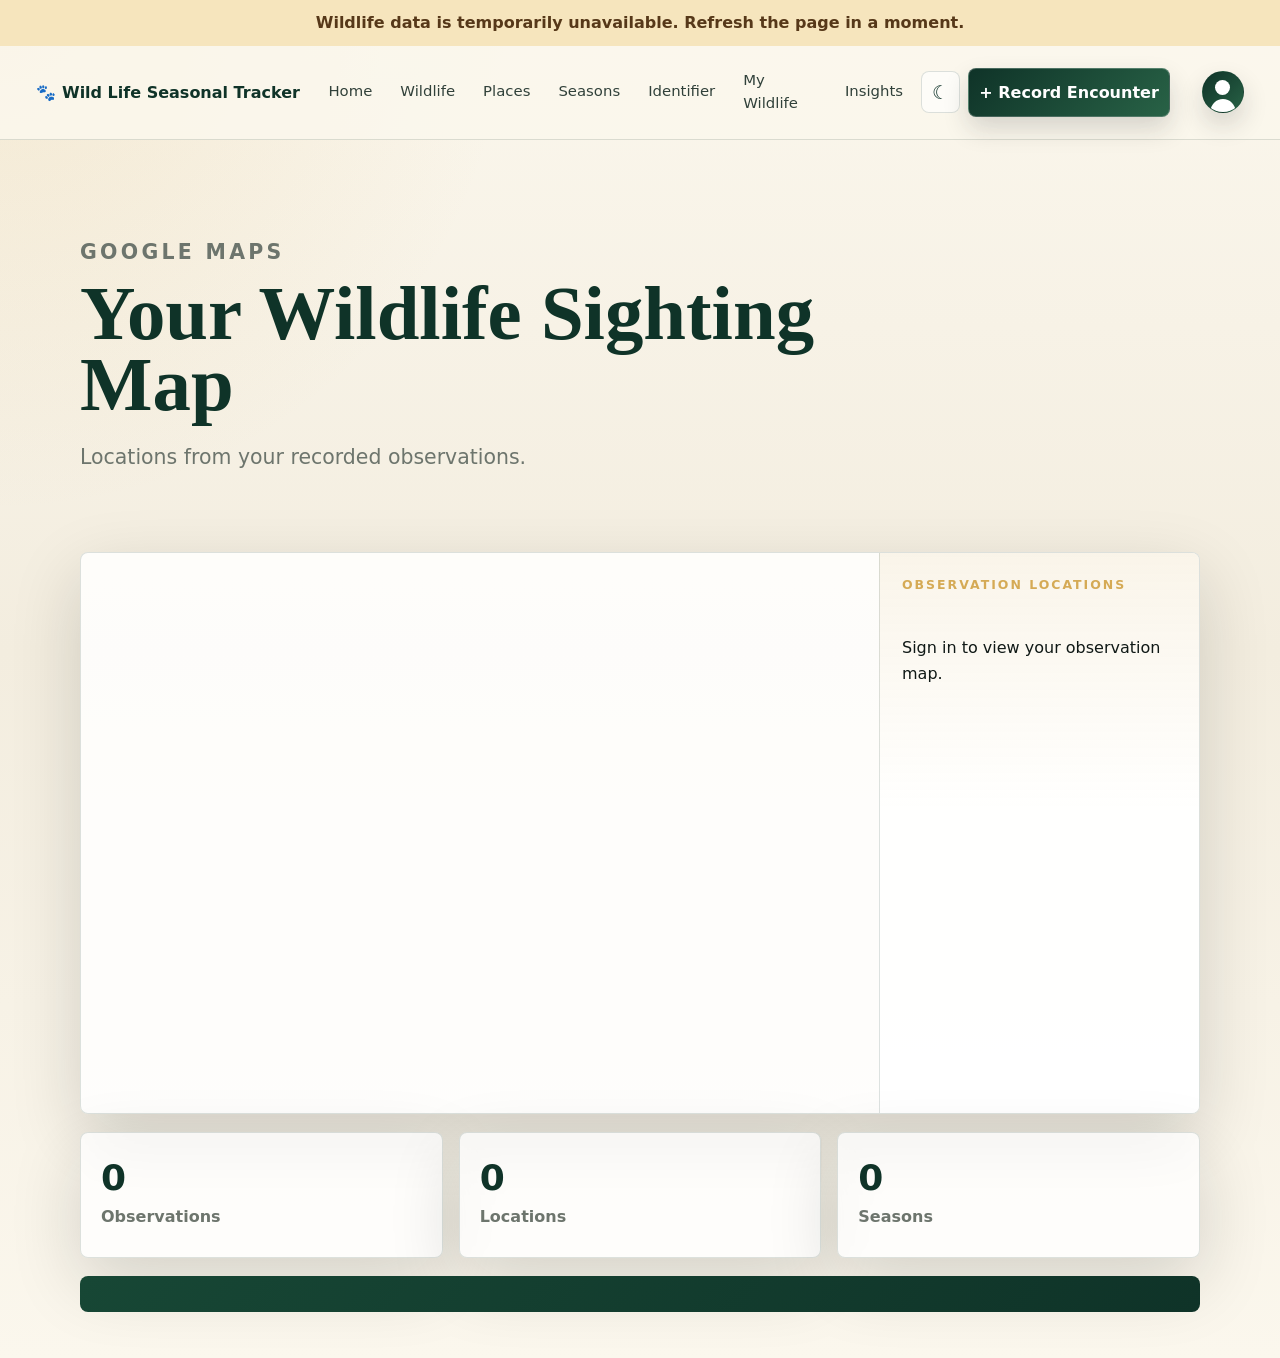
<file: animal-map.html>
<!doctype html>
<html lang="en">
<head><meta charset="utf-8"><meta name="viewport" content="width=device-width, initial-scale=1"><title>Wild Life Seasonal Tracker | Sighting Map</title><link rel="stylesheet" href="css/style.css"></head>
<body data-page="animal-map">
  <header class="site-header"></header>
  <main class="page-main">
    <section class="page-title reveal"><p class="eyebrow">Google Maps</p><h1 id="mapTitle">Wildlife Sighting Map</h1><p id="mapSubtitle">Your recorded animal sighting locations.</p></section>
    <section class="section">
      <div class="real-map-shell reveal" id="googleMapShell">
        <div class="map-frame-area">
          <iframe class="google-map" id="googleMapFrame" title="Google map of Periyar Tiger Reserve" src="https://www.google.com/maps?q=Periyar%20Tiger%20Reserve%2C%20Thekkady%2C%20Kerala%2C%20India&output=embed" loading="lazy" referrerpolicy="no-referrer-when-downgrade"></iframe>
          <div class="map-pin-layer" id="mapPinLayer" aria-label="Animal sighting pins"></div>
        </div>
        <aside class="map-location-panel">
          <p class="eyebrow">Observation Locations</p>
          <div class="map-location-list" id="mapLocationList"></div>
          <a class="btn btn-primary" id="mapExternalLink" href="https://www.google.com/maps/search/?api=1&query=Periyar%20Tiger%20Reserve%2C%20Thekkady%2C%20Kerala%2C%20India" target="_blank" rel="noopener">Open in Google Maps</a>
        </aside>
      </div>
      <div class="stat-grid map-stats" id="mapStats"></div>
      <div class="journey reveal" id="mapJourney"></div>
    </section>
  </main>
  <script src="js/script.js"></script>
</body>
</html>
</file>
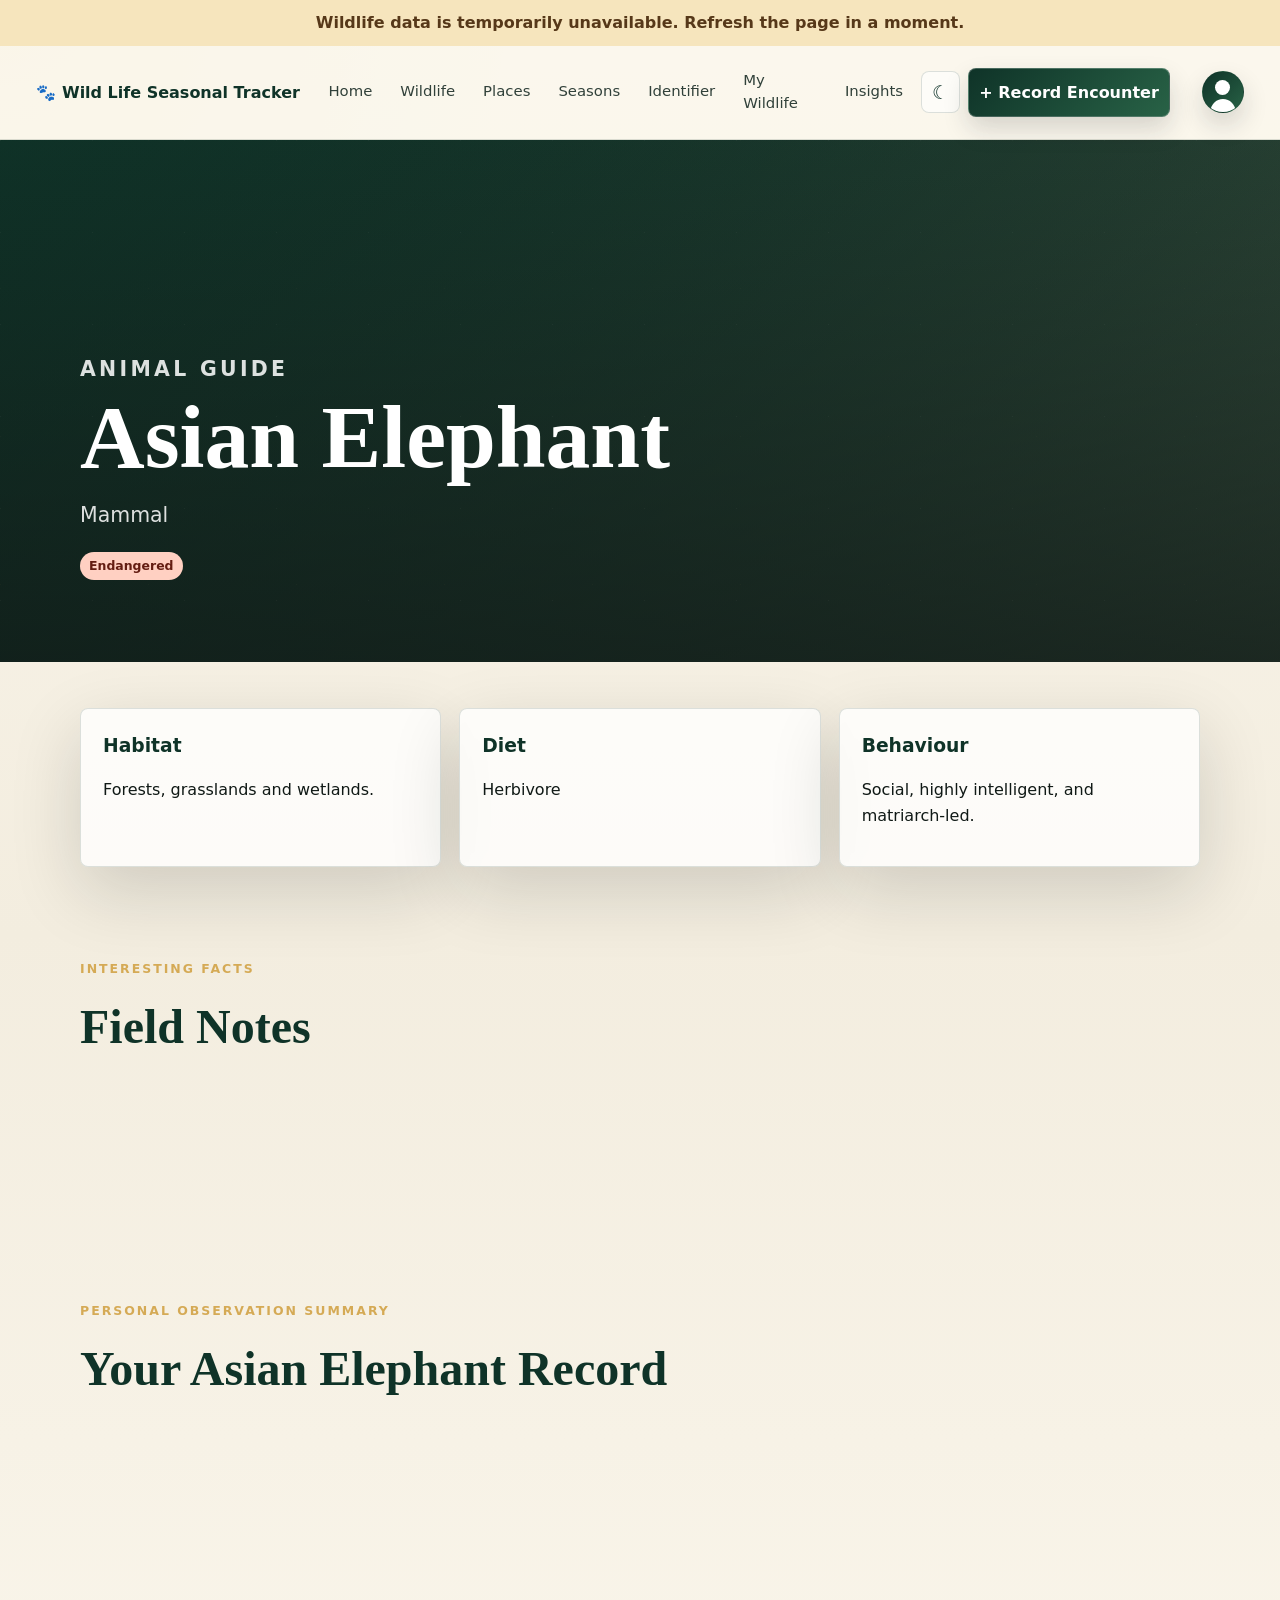
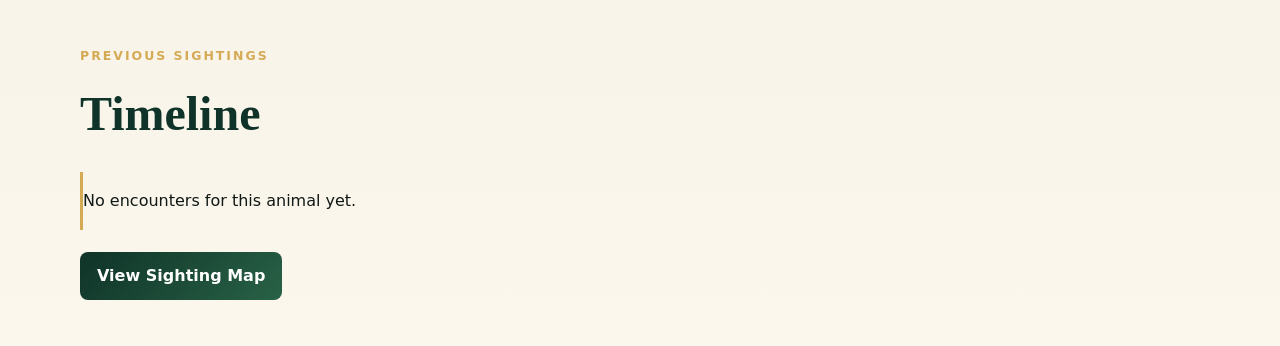
<file: animal.html>
<!doctype html>
<html lang="en">
<head><meta charset="utf-8"><meta name="viewport" content="width=device-width, initial-scale=1"><title id="animalTitle">Wild Life Seasonal Tracker | Animal Guide</title><link rel="stylesheet" href="css/style.css"></head>
<body data-page="animal">
  <header class="site-header"></header>
  <main>
    <section class="hero compact-hero reveal" id="animalHero" style="--hero:url('https://images.unsplash.com/photo-1557050543-4d5f4e07ef46?auto=format&fit=crop&w=1800&q=80')">
      <div class="hero-overlay"></div>
      <div class="hero-content"><p class="eyebrow">Animal Guide</p><h1 id="animalName">Asian Elephant</h1><p id="animalCategory">Mammal</p><span class="status-pill endangered" id="animalStatus">Endangered</span></div>
    </section>
    <section class="section">
      <div class="info-grid">
        <article class="info-card reveal"><h3>Habitat</h3><p id="animalHabitat">Forests, grasslands and wetlands.</p></article>
        <article class="info-card reveal"><h3>Diet</h3><p id="animalDiet">Herbivore</p></article>
        <article class="info-card reveal"><h3>Behaviour</h3><p id="animalBehaviour">Social, highly intelligent, and matriarch-led.</p></article>
      </div>
    </section>
    <section class="section">
      <div class="section-heading reveal"><p class="eyebrow">Interesting Facts</p><h2>Field Notes</h2></div>
      <div class="card-grid facts-grid" id="animalFacts">
        <article class="fact-card reveal">Elephants communicate with low-frequency rumbles that travel through the ground.</article>
        <article class="fact-card reveal">A matriarch can remember migration routes and water sources for decades.</article>
        <article class="fact-card reveal">Their trunks contain more than 40,000 muscles and act like a hand, hose, and signal flag.</article>
      </div>
    </section>
    <section class="section">
      <div class="section-heading reveal"><p class="eyebrow">Personal Observation Summary</p><h2 id="animalRecordTitle">Your Elephant Record</h2></div>
      <div class="stat-grid" id="animalSummary"><article class="stat-card reveal"><strong data-count="12">0</strong><span>Total Sightings</span></article><article class="stat-card reveal"><strong data-count="4">0</strong><span>Locations</span></article><article class="stat-card reveal"><strong data-count="3">0</strong><span>Seasons</span></article></div>
    </section>
    <section class="section">
      <div class="section-heading reveal"><p class="eyebrow">Previous Sightings</p><h2>Timeline</h2></div>
      <div class="timeline reveal" id="animalTimeline">
        <div><time>19 Sep 2026</time><strong>Periyar</strong><span>6:42 PM</span></div>
        <div><time>12 Aug 2026</time><strong>Wayanad</strong><span>7:15 AM</span></div>
        <div><time>02 Jul 2026</time><strong>Silent Valley</strong><span>5:30 PM</span></div>
      </div>
      <a class="btn btn-primary reveal" href="animal-map.html">View Sighting Map</a>
    </section>
  </main>
  <script src="js/script.js"></script>
</body>
</html>
</file>
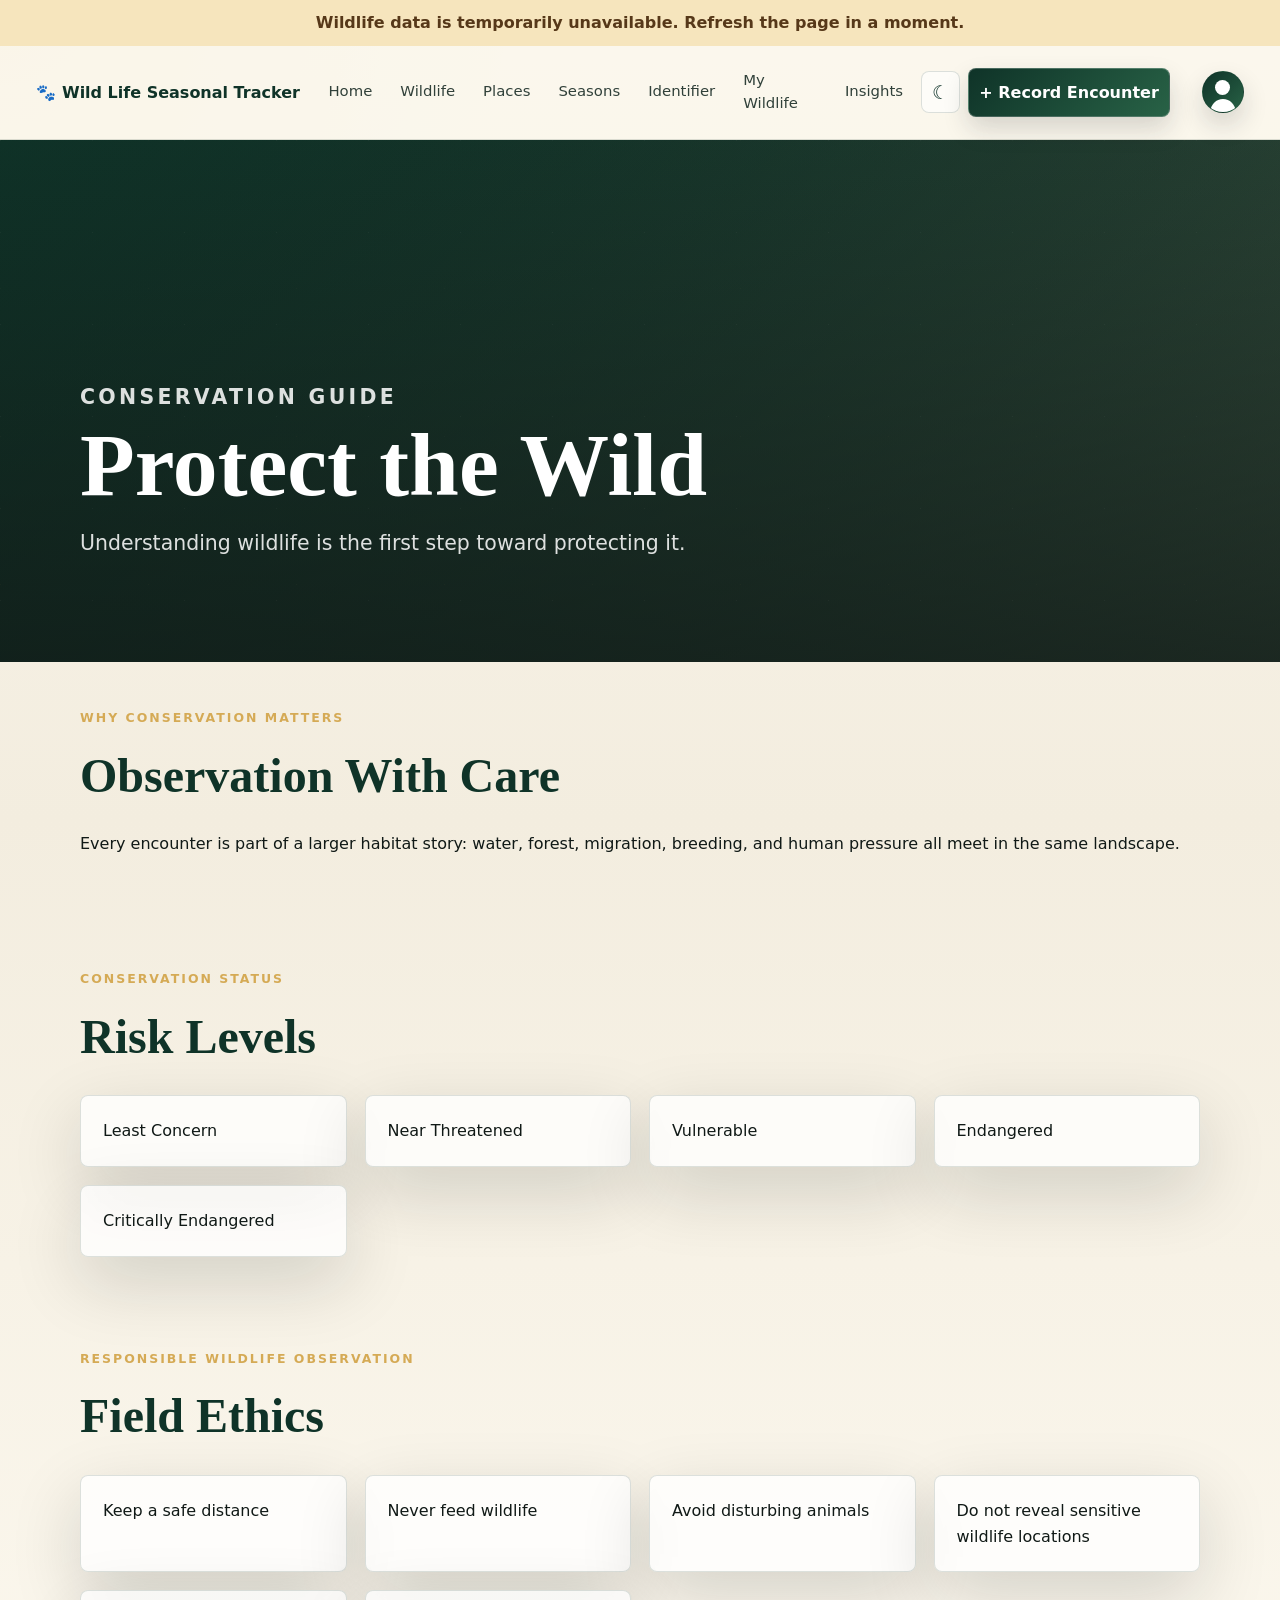
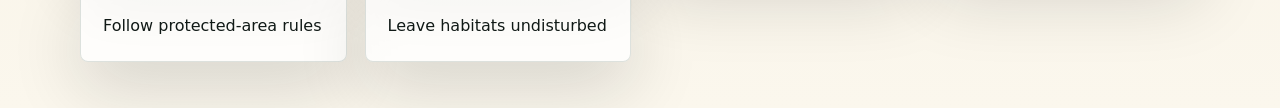
<file: conservation.html>
<!doctype html>
<html lang="en">
<head><meta charset="utf-8"><meta name="viewport" content="width=device-width, initial-scale=1"><title>Wildlife Explorer | Conservation</title><link rel="stylesheet" href="css/style.css"></head>
<body data-page="conservation">
  <header class="site-header"></header>
  <main>
    <section class="hero compact-hero reveal" style="--hero:url('https://images.unsplash.com/photo-1472214103451-9374bd1c798e?auto=format&fit=crop&w=1800&q=80')"><div class="hero-overlay"></div><div class="hero-content"><p class="eyebrow">Conservation Guide</p><h1>Protect the Wild</h1><p>Understanding wildlife is the first step toward protecting it.</p></div></section>
    <section class="section"><div class="section-heading reveal"><p class="eyebrow">Why Conservation Matters</p><h2>Observation With Care</h2><p>Every encounter is part of a larger habitat story: water, forest, migration, breeding, and human pressure all meet in the same landscape.</p></div></section>
    <section class="section"><div class="section-heading reveal"><p class="eyebrow">Conservation Status</p><h2>Risk Levels</h2></div><div class="card-grid status-grid"><article class="info-card reveal">Least Concern</article><article class="info-card reveal">Near Threatened</article><article class="info-card reveal">Vulnerable</article><article class="info-card reveal">Endangered</article><article class="info-card reveal">Critically Endangered</article></div></section>
    <section class="section"><div class="section-heading reveal"><p class="eyebrow">Responsible Wildlife Observation</p><h2>Field Ethics</h2></div><div class="card-grid ethics-grid"><article class="fact-card reveal">Keep a safe distance</article><article class="fact-card reveal">Never feed wildlife</article><article class="fact-card reveal">Avoid disturbing animals</article><article class="fact-card reveal">Do not reveal sensitive wildlife locations</article><article class="fact-card reveal">Follow protected-area rules</article><article class="fact-card reveal">Leave habitats undisturbed</article></div></section>
  </main>
  <script src="js/script.js"></script>
</body>
</html>
</file>
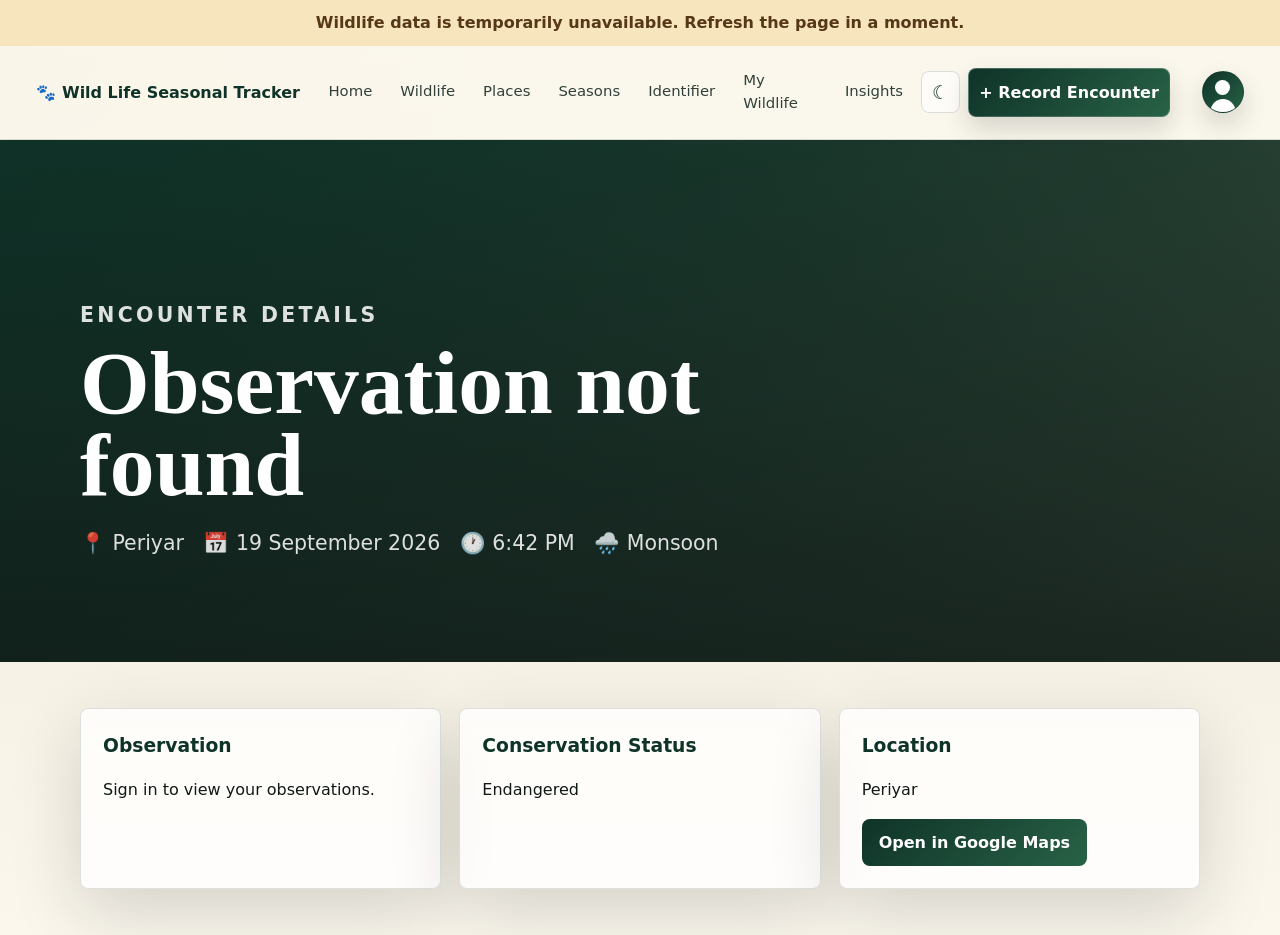
<file: encounter-details.html>
<!doctype html>
<html lang="en">
<head><meta charset="utf-8"><meta name="viewport" content="width=device-width, initial-scale=1"><title>Wild Life Seasonal Tracker | Encounter Details</title><link rel="stylesheet" href="css/style.css"></head>
<body data-page="encounter-details">
  <header class="site-header"></header>
  <main>
    <section class="hero compact-hero reveal" id="encounterHero" style="--hero:url('https://images.unsplash.com/photo-1557050543-4d5f4e07ef46?auto=format&fit=crop&w=1800&q=80')"><div class="hero-overlay"></div><div class="hero-content"><p class="eyebrow">Encounter Details</p><h1 id="encounterAnimal">Asian Elephant</h1><p id="encounterMeta">📍 Periyar &nbsp; 📅 19 September 2026 &nbsp; 🕐 6:42 PM &nbsp; 🌧️ Monsoon</p></div></section>
    <section class="section"><div class="info-grid"><article class="info-card reveal"><h3>Observation</h3><p id="encounterObservation">A small herd crossed the damp teak path near the lake edge, moving calmly after evening rain.</p></article><article class="info-card reveal"><h3>Conservation Status</h3><p id="encounterStatus">Endangered</p></article><article class="info-card reveal"><h3>Location</h3><p id="encounterLocation">Periyar</p><a class="btn btn-primary" id="encounterMap" href="https://www.google.com/maps/search/?api=1&query=Periyar%20Tiger%20Reserve" target="_blank" rel="noopener">Open in Google Maps</a></article></div></section>
  </main>
  <script src="js/script.js"></script>
</body>
</html>
</file>
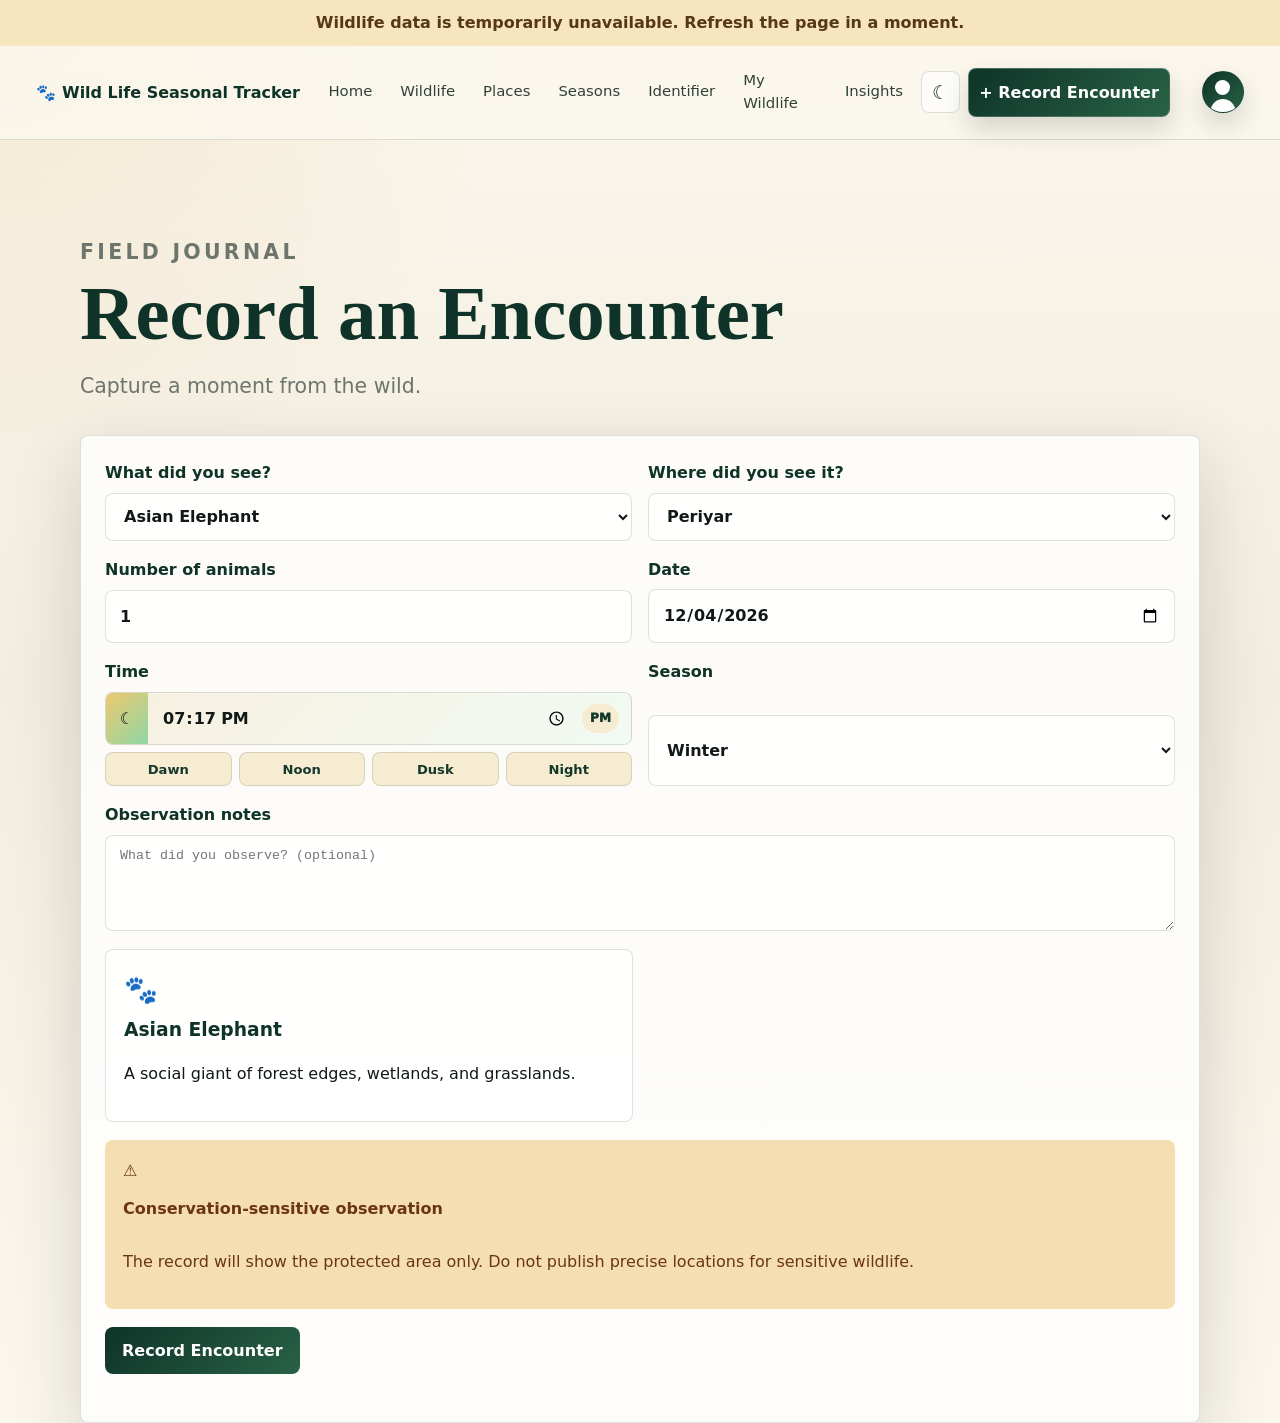
<file: encounter.html>
<!doctype html>
<html lang="en">
<head><meta charset="utf-8"><meta name="viewport" content="width=device-width, initial-scale=1"><title>Wild Life Seasonal Tracker | Record Encounter</title><link rel="stylesheet" href="css/style.css"></head>
<body data-page="encounter">
  <header class="site-header"></header>
  <main class="page-main">
    <section class="page-title reveal"><p class="eyebrow">Field Journal</p><h1>Record an Encounter</h1><p>Capture a moment from the wild.</p></section>
    <section class="section form-shell reveal">
      <form id="encounterForm">
        <div class="form-grid">
          <label>What did you see?<select id="recordAnimal"><option>Asian Elephant</option><option>Sambar Deer</option><option>Bengal Tiger</option><option>King Cobra</option></select></label>
          <label>Where did you see it?<select id="recordLocation"><option>Periyar</option><option>Wayanad</option><option>Silent Valley</option><option>Eravikulam</option></select></label>
          <label>Number of animals<input id="recordCount" type="number" min="1" max="10000" value="1" required></label>
          <label>Date<input id="recordDate" type="date"></label>
          <label class="time-field">Time
            <div class="fancy-time">
              <span class="time-icon">☀</span>
              <input id="recordTime" type="time">
              <span class="time-period" id="timePeriod">PM</span>
            </div>
            <div class="time-presets" aria-label="Quick time presets">
              <button type="button" data-time="06:00">Dawn</button>
              <button type="button" data-time="12:00">Noon</button>
              <button type="button" data-time="18:30">Dusk</button>
              <button type="button" data-time="21:00">Night</button>
            </div>
          </label>
          <label>Season<select id="recordSeason"><option>Spring</option><option>Summer</option><option>Monsoon</option><option>Winter</option></select></label>
          <label class="full-width">Observation notes<textarea id="recordNotes" rows="3" maxlength="2000" placeholder="What did you observe? (optional)"></textarea></label>
        </div>
        <div class="suggestion-panel" id="recordSuggestions"></div>
    <div class="warning-card" id="sensitiveWarning">⚠️ <strong>Conservation-sensitive observation</strong><p>The record will show the protected area only. Do not publish precise locations for sensitive wildlife.</p></div>
        <button class="btn btn-primary" type="submit">Record Encounter</button>
        <p class="auth-message" id="encounterMessage" aria-live="polite"></p>
      </form>
    </section>
    <div class="modal" id="successModal"><div class="modal-card"><button class="modal-close" aria-label="Close modal">×</button><div class="success-icon">✓</div><h2>Encounter Recorded</h2><p>Your wildlife observation has been added.</p></div></div>
  </main>
  <script src="js/script.js"></script>
</body>
</html>
</file>
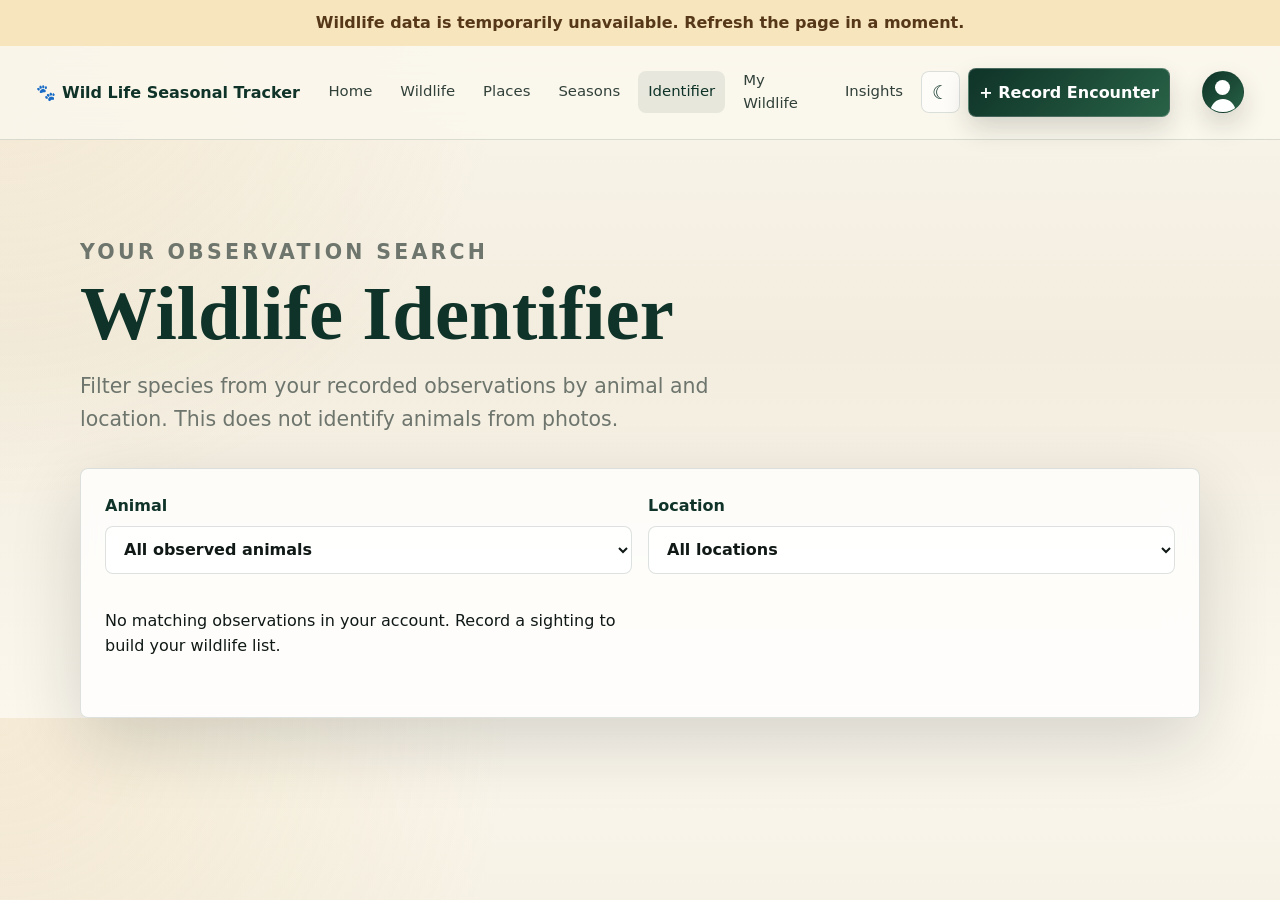
<file: identifier.html>
<!doctype html>
<html lang="en">
<head><meta charset="utf-8"><meta name="viewport" content="width=device-width, initial-scale=1"><title>Wild Life Seasonal Tracker | Identifier</title><link rel="stylesheet" href="css/style.css"></head>
<body data-page="identifier">
  <header class="site-header"></header>
  <main class="page-main">
    <section class="page-title reveal"><p class="eyebrow">Your Observation Search</p><h1>Wildlife Identifier</h1><p>Filter species from your recorded observations by animal and location. This does not identify animals from photos.</p></section>
    <section class="section identifier-shell reveal">
      <div class="form-grid">
        <label>Animal<select id="identifierAnimal"><option value="">All observed animals</option></select></label>
        <label>Location<select id="identifierLocation"><option>Periyar</option><option>Wayanad</option><option>Silent Valley</option><option>Eravikulam</option></select></label>
      </div>
      <div class="suggestion-panel" id="identifierSuggestions"></div>
    </section>
  </main>
  <script src="js/script.js"></script>
</body>
</html>
</file>
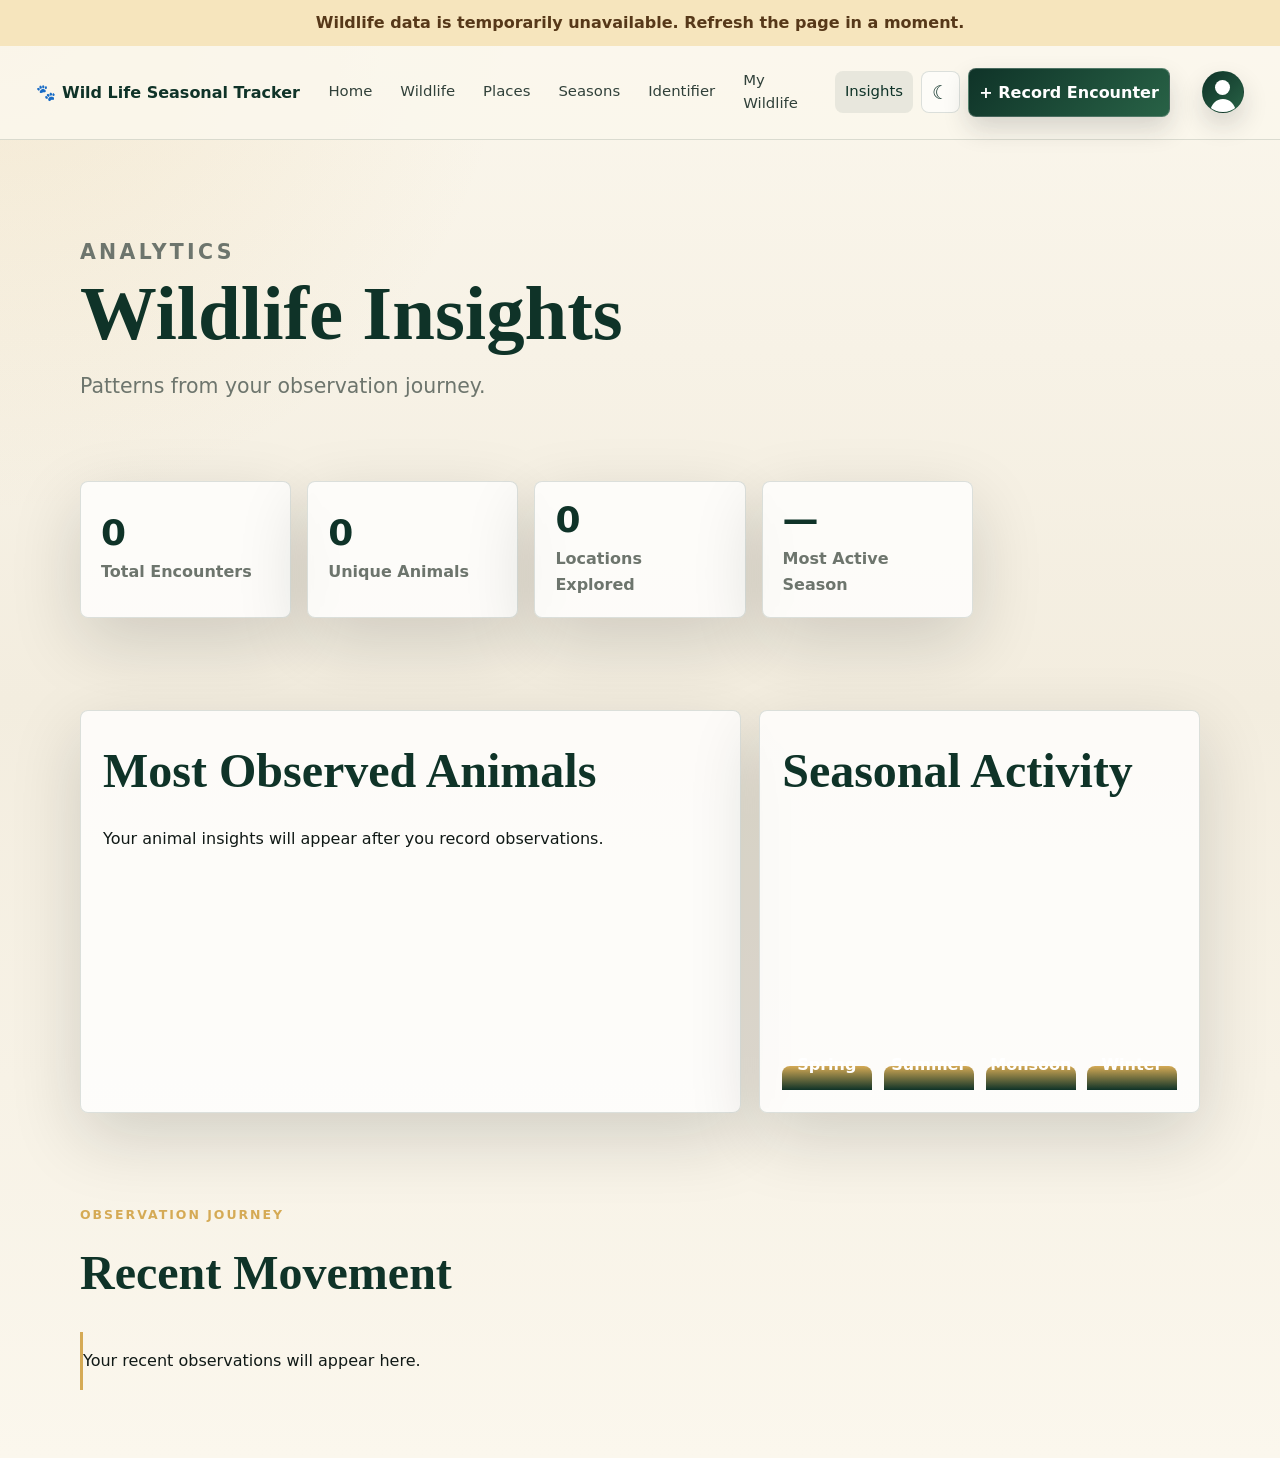
<file: insights.html>
<!doctype html>
<html lang="en">
<head><meta charset="utf-8"><meta name="viewport" content="width=device-width, initial-scale=1"><title>Wild Life Seasonal Tracker | Insights</title><link rel="stylesheet" href="css/style.css"></head>
<body data-page="insights">
  <header class="site-header"></header>
  <main class="page-main">
    <section class="page-title reveal"><p class="eyebrow">Analytics</p><h1>Wildlife Insights</h1><p>Patterns from your observation journey.</p></section>
    <section class="section"><div class="stat-grid" id="insightStats"><article class="stat-card reveal"><strong>0</strong><span>Total Encounters</span></article><article class="stat-card reveal"><strong>0</strong><span>Unique Animals</span></article><article class="stat-card reveal"><strong>0</strong><span>Locations Explored</span></article><article class="stat-card reveal"><strong>—</strong><span>Most Active Season</span></article></div></section>
    <section class="section analytics-grid">
      <article class="chart-card reveal"><h2>Most Observed Animals</h2><div class="bar-chart" id="animalBars"></div></article>
      <article class="chart-card reveal"><h2>Seasonal Activity</h2><div class="season-bars" id="seasonBars"></div></article>
    </section>
    <section class="section"><div class="section-heading reveal"><p class="eyebrow">Observation Journey</p><h2>Recent Movement</h2></div><div class="timeline reveal" id="insightTimeline"></div></section>
  </main>
  <script src="js/script.js"></script>
</body>
</html>
</file>
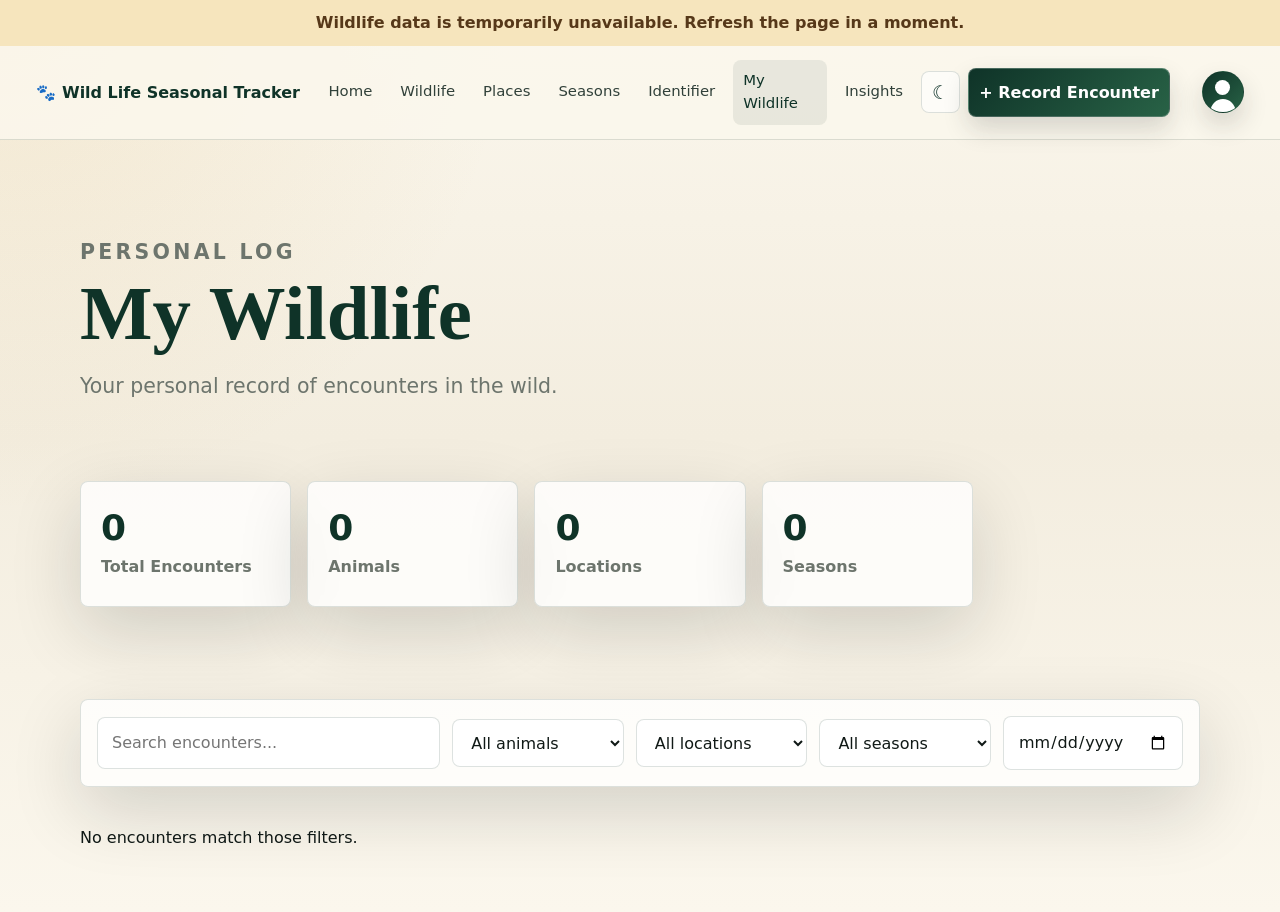
<file: my-wildlife.html>
<!doctype html>
<html lang="en">
<head><meta charset="utf-8"><meta name="viewport" content="width=device-width, initial-scale=1"><title>Wild Life Seasonal Tracker | My Wildlife</title><link rel="stylesheet" href="css/style.css"></head>
<body data-page="my-wildlife">
  <header class="site-header"></header>
  <main class="page-main">
    <section class="page-title reveal"><p class="eyebrow">Personal Log</p><h1>My Wildlife</h1><p>Your personal record of encounters in the wild.</p></section>
    <section class="section"><div class="stat-grid" id="myWildlifeStats"><article class="stat-card reveal"><strong>0</strong><span>Total Encounters</span></article><article class="stat-card reveal"><strong>0</strong><span>Animals</span></article><article class="stat-card reveal"><strong>0</strong><span>Locations</span></article><article class="stat-card reveal"><strong>0</strong><span>Seasons</span></article></div></section>
    <section class="section">
      <div class="filters-panel reveal">
        <input id="encounterSearch" type="search" placeholder="Search encounters...">
        <select id="animalFilter"><option value="">All animals</option></select>
        <select id="locationFilter"><option value="">All locations</option></select>
        <select id="seasonFilter"><option value="">All seasons</option><option>Spring</option><option>Summer</option><option>Monsoon</option><option>Winter</option></select>
        <input id="dateFilter" type="date">
      </div>
      <div class="encounter-grid" id="encounterGrid"></div>
    </section>
  </main>
  <script src="js/script.js"></script>
</body>
</html>
</file>
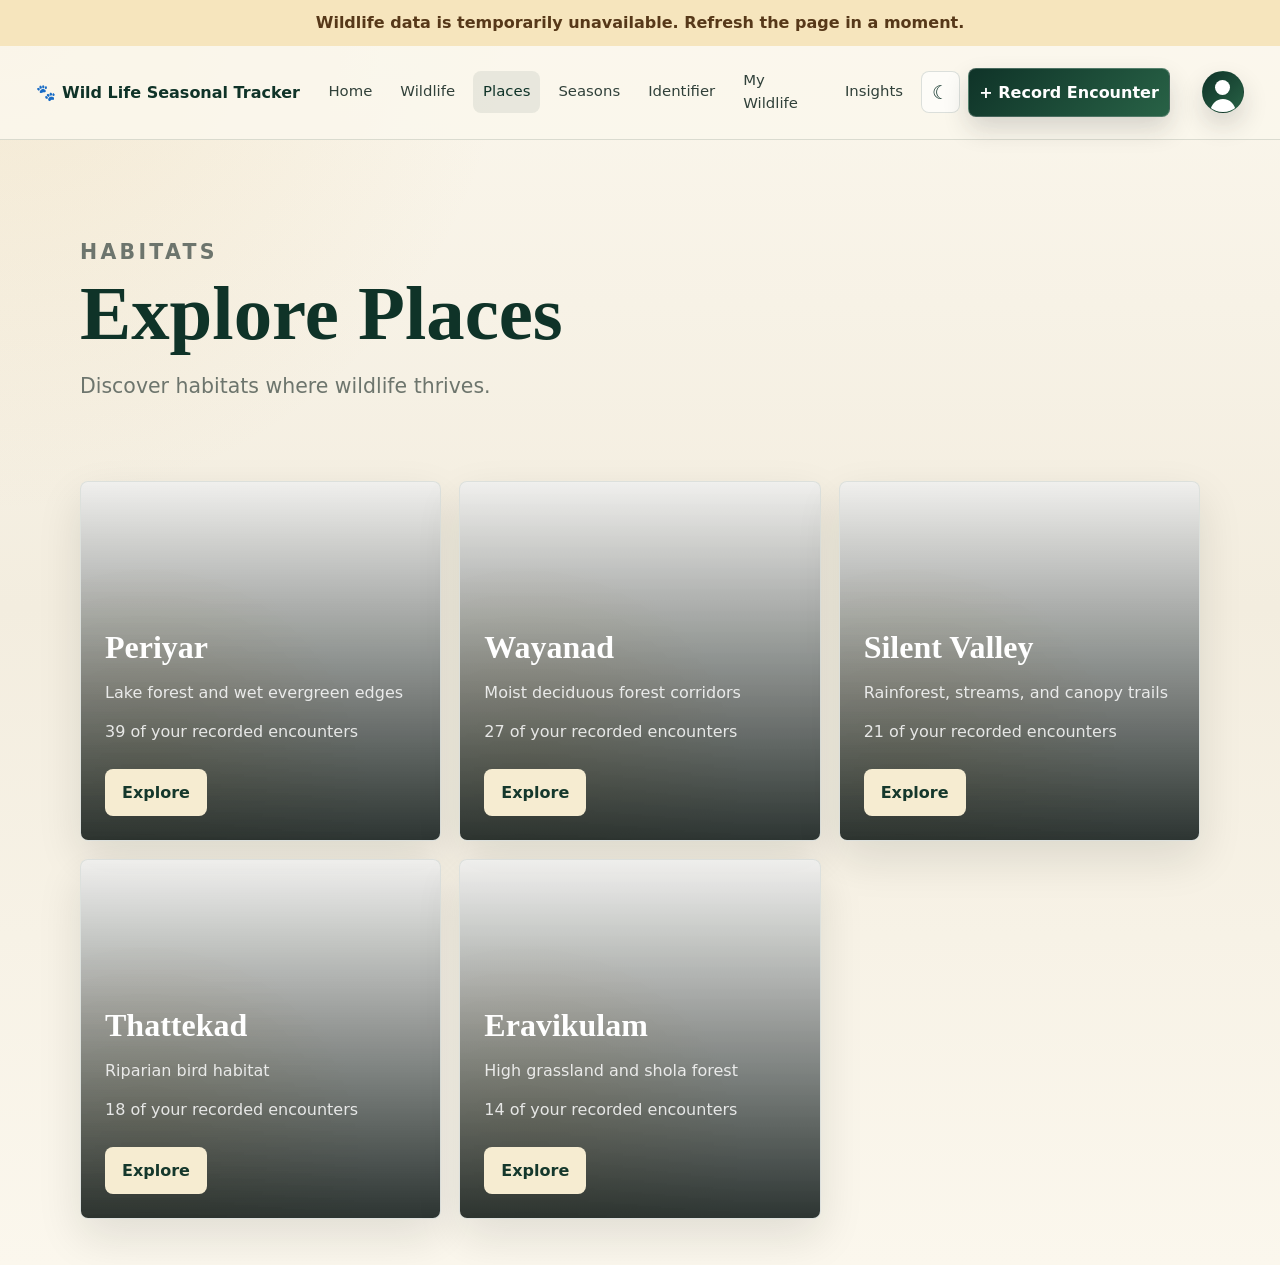
<file: places.html>
<!doctype html>
<html lang="en">
<head><meta charset="utf-8"><meta name="viewport" content="width=device-width, initial-scale=1"><title>Wild Life Seasonal Tracker | Places</title><link rel="stylesheet" href="css/style.css"></head>
<body data-page="places">
  <header class="site-header"></header>
  <main class="page-main">
    <section class="page-title reveal"><p class="eyebrow">Habitats</p><h1>Explore Places</h1><p>Discover habitats where wildlife thrives.</p></section>
    <section class="section"><div class="place-grid" id="placesGrid"></div></section>
  </main>
  <script src="js/script.js"></script>
</body>
</html>
</file>
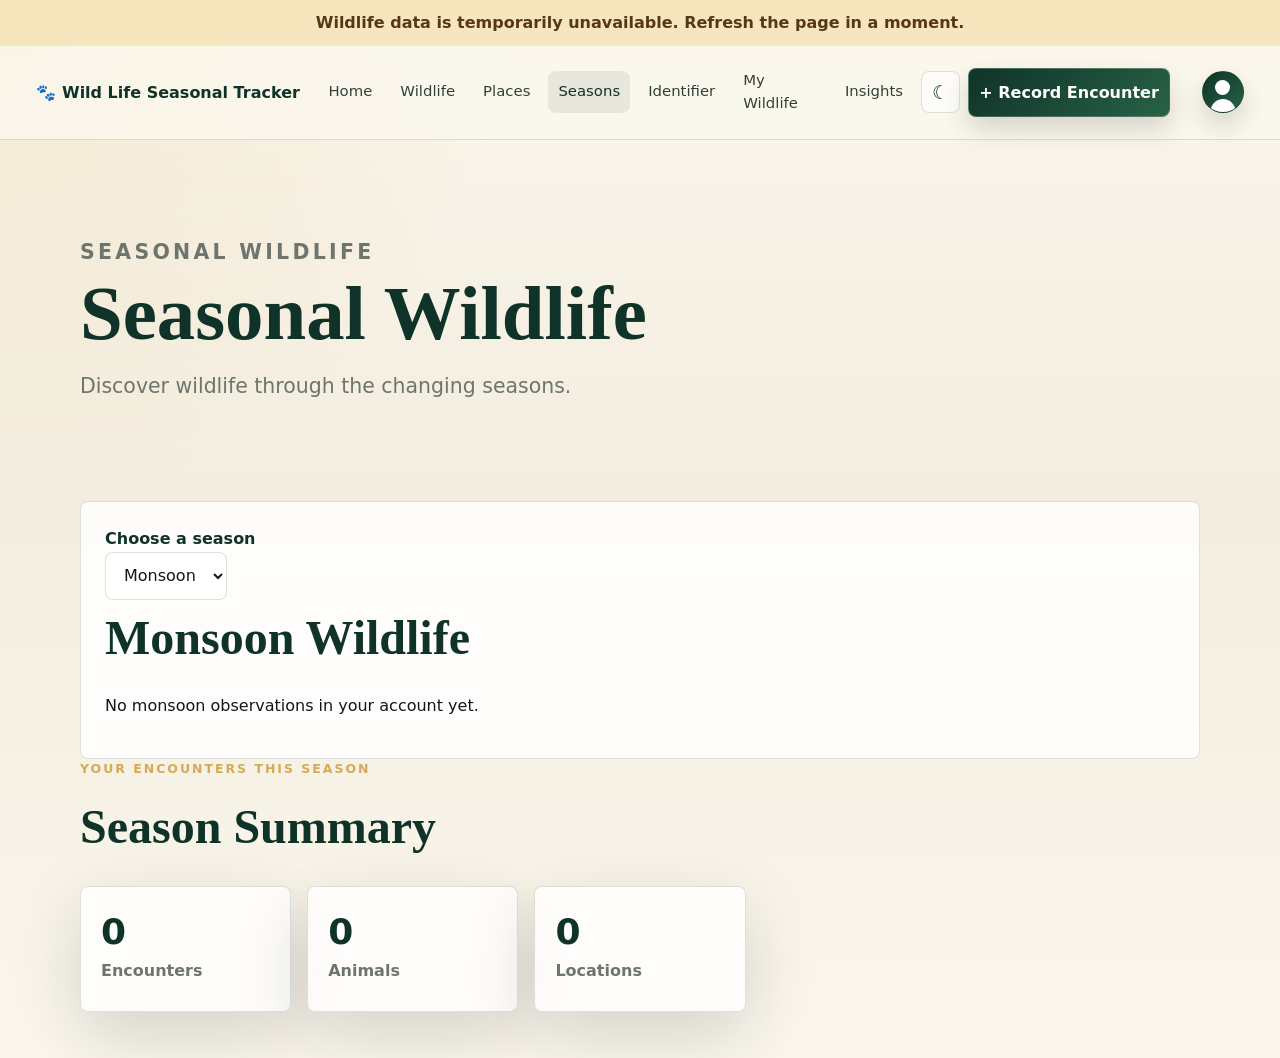
<file: seasons.html>
<!doctype html>
<html lang="en">
<head><meta charset="utf-8"><meta name="viewport" content="width=device-width, initial-scale=1"><title>Wild Life Seasonal Tracker | Seasons</title><link rel="stylesheet" href="css/style.css"></head>
<body data-page="seasons">
  <header class="site-header"></header>
  <main class="page-main">
    <section class="page-title reveal"><p class="eyebrow">Seasonal Wildlife</p><h1>Seasonal Wildlife</h1><p>Discover wildlife through the changing seasons.</p></section>
    <section class="section">
      <div class="season-panel reveal"><label for="seasonSelect">Choose a season</label><select id="seasonSelect"><option>Spring</option><option>Summer</option><option selected>Monsoon</option><option>Winter</option></select><h2 id="seasonTitle">Monsoon Wildlife</h2><div class="mini-list" id="seasonWildlife"></div></div>
      <div class="section-heading reveal"><p class="eyebrow">Your Encounters This Season</p><h2>Season Summary</h2></div>
      <div class="stat-grid" id="seasonStats"><article class="stat-card reveal"><strong>0</strong><span>Encounters</span></article><article class="stat-card reveal"><strong>0</strong><span>Animals</span></article><article class="stat-card reveal"><strong>0</strong><span>Locations</span></article></div>
    </section>
  </main>
  <script src="js/script.js"></script>
</body>
</html>
</file>
<file: css/style.css>
:root {
  --forest: #0f3328;
  --forest-2: #174735;
  --charcoal: #101916;
  --moss: #58755b;
  --gold: #d5aa55;
  --sand: #e7dcc4;
  --cream: #fbf7ed;
  --muted: #6d756d;
  --line: rgba(15, 51, 40, .14);
  --glass: rgba(255, 255, 255, .78);
  --surface: rgba(255, 255, 255, .84);
  --surface-strong: #ffffff;
  --chip-bg: #f6ecd1;
  --chip-text: #15382c;
  --active-text: #ffffff;
  --shadow: 0 24px 70px rgba(16, 25, 22, .16);
  --radius: 8px;
}

html[data-theme="dark"] {
  --forest: #9bf0b5;
  --forest-2: #173726;
  --charcoal: #f4fff7;
  --moss: #bde0a8;
  --gold: #ffd56f;
  --sand: #2b342c;
  --cream: #101916;
  --muted: #d1dfd6;
  --line: rgba(244, 255, 247, .2);
  --glass: rgba(18, 34, 27, .94);
  --surface: rgba(19, 39, 30, .96);
  --surface-strong: #182d24;
  --chip-bg: #f0e3bc;
  --chip-text: #0d271d;
  --active-text: #08140f;
  --shadow: 0 24px 70px rgba(0, 0, 0, .44);
}

* { box-sizing: border-box; }
html { scroll-behavior: smooth; }
body {
  margin: 0;
  color: var(--charcoal);
  background:
    radial-gradient(circle at top left, rgba(213, 170, 85, .16), transparent 32rem),
    linear-gradient(180deg, #fbf7ed 0%, #f3eddf 48%, #fbf7ed 100%);
  font-family: Inter, ui-sans-serif, system-ui, -apple-system, BlinkMacSystemFont, "Segoe UI", sans-serif;
  line-height: 1.6;
  transition: background .25s ease, color .25s ease;
  animation: pageFade .45s ease both;
}

html[data-theme="dark"] body {
  background:
    radial-gradient(circle at top left, rgba(239, 200, 111, .12), transparent 32rem),
    linear-gradient(180deg, #07110e 0%, #101916 48%, #07110e 100%);
}

a { color: inherit; text-decoration: none; }
img { display: block; max-width: 100%; }
button, input, select { font: inherit; }

.site-header {
  position: sticky;
  top: 0;
  z-index: 50;
  background: rgba(251, 247, 237, .86);
  backdrop-filter: blur(20px);
  border-bottom: 1px solid var(--line);
}

html[data-theme="dark"] .site-header {
  background: rgba(7, 17, 14, .86);
}

.nav-shell {
  max-width: 1200px;
  margin: 0 auto;
  padding: 14px 22px;
  display: grid;
  grid-template-columns: minmax(260px, 1fr) auto minmax(52px, 1fr);
  align-items: center;
  justify-content: center;
  gap: 22px;
  position: relative;
}

.logo {
  justify-self: start;
  font-weight: 850;
  color: var(--forest);
  letter-spacing: 0;
  white-space: nowrap;
}

.nav-links {
  justify-self: center;
  display: flex;
  align-items: center;
  gap: 8px;
  justify-content: center;
}

.nav-links a:not(.btn) {
  color: #31413a;
  font-size: .93rem;
  padding: 9px 10px;
  border-radius: var(--radius);
}

html[data-theme="dark"] .nav-links a:not(.btn) {
  color: #d6e5da;
}

.nav-links a.active,
.nav-links a:not(.btn):hover {
  color: var(--forest);
  background: rgba(15, 51, 40, .08);
}

html[data-theme="dark"] .nav-links a.active,
html[data-theme="dark"] .nav-links a:not(.btn):hover {
  color: #07110e;
  background: linear-gradient(135deg, #ffd56f, #9bf0b5);
}

.menu-toggle {
  display: none;
  justify-self: end;
  width: 44px;
  height: 44px;
  border: 1px solid var(--line);
  border-radius: var(--radius);
  background: var(--cream);
}

.theme-toggle {
  width: 42px;
  height: 42px;
  display: inline-grid;
  place-items: center;
  border: 1px solid var(--line);
  border-radius: var(--radius);
  color: var(--forest);
  background: rgba(255, 255, 255, .66);
  cursor: pointer;
  transition: transform .22s ease, background .22s ease, box-shadow .22s ease, color .22s ease;
}

.theme-toggle:hover {
  transform: translateY(-2px);
  box-shadow: 0 14px 30px rgba(16, 25, 22, .14);
}

.theme-icon {
  font-size: 1.18rem;
  line-height: 1;
}

html[data-theme="dark"] .theme-toggle,
html[data-theme="dark"] .menu-toggle {
  background: rgba(20, 32, 27, .88);
}

.menu-toggle span {
  display: block;
  width: 20px;
  height: 2px;
  margin: 5px auto;
  background: linear-gradient(135deg, var(--forest-2), #0f3328);
}

.btn {
  display: inline-flex;
  align-items: center;
  justify-content: center;
  min-height: 42px;
  padding: 11px 17px;
  border: 0;
  border-radius: var(--radius);
  font-weight: 800;
  cursor: pointer;
  position: relative;
  overflow: hidden;
  transition: transform .22s ease, box-shadow .22s ease, background .22s ease, color .22s ease;
}

.btn:hover { transform: translateY(-2px); box-shadow: 0 14px 30px rgba(16, 25, 22, .18); }
.btn-primary { color: white; background: linear-gradient(135deg, var(--forest), #286246); }
.btn-ghost { color: white; border: 1px solid rgba(255,255,255,.48); background: rgba(255,255,255,.13); backdrop-filter: blur(12px); }
.btn-light { color: var(--chip-text); background: var(--chip-bg); }

.nav-cta {
  min-width: 176px;
  min-height: 46px;
  padding: 11px 18px;
  border: 1px solid rgba(255, 255, 255, .22);
  border-radius: 8px;
  white-space: nowrap;
  box-shadow: 0 12px 26px rgba(16, 25, 22, .16);
}

.auth-trigger {
  min-height: 40px;
  padding: 9px 14px;
}

.account-menu {
  position: relative;
  justify-self: end;
  z-index: 70;
}

.account-button {
  width: 42px;
  height: 42px;
  display: grid;
  place-items: center;
  border: 1px solid var(--line);
  border-radius: 50%;
  color: white;
  background: linear-gradient(135deg, var(--forest), #286246);
  box-shadow: 0 12px 26px rgba(16, 25, 22, .16);
  cursor: pointer;
  overflow: hidden;
  transition: transform .22s ease, box-shadow .22s ease;
}

.account-button:hover {
  transform: translateY(-2px);
  box-shadow: 0 16px 32px rgba(16, 25, 22, .22);
}

.account-button span {
  width: 15px;
  height: 15px;
  position: relative;
  border-radius: 50%;
  background: currentColor;
  transform: translateY(-5px);
}

.account-button span::after {
  content: "";
  position: absolute;
  left: 50%;
  top: 19px;
  width: 25px;
  height: 14px;
  border-radius: 999px 999px 0 0;
  background: currentColor;
  transform: translateX(-50%);
}

.account-panel {
  position: absolute;
  right: 0;
  top: calc(100% + 12px);
  z-index: 80;
  width: 260px;
  display: grid;
  gap: 7px;
  padding: 16px;
  border: 1px solid var(--line);
  border-radius: var(--radius);
  background: var(--surface-strong);
  box-shadow: var(--shadow);
  opacity: 0;
  pointer-events: none;
  transform: translateY(8px) scale(.98);
  transition: opacity .2s ease, transform .2s ease;
}

.account-menu:not(.open) .account-panel {
  visibility: hidden;
}

.account-menu.open .account-panel {
  visibility: visible;
  opacity: 1;
  pointer-events: auto;
  transform: translateY(0) scale(1);
}

.account-panel strong {
  color: var(--forest);
  font-size: 1rem;
}

.account-panel p {
  margin: 0 0 8px;
  color: var(--muted);
  overflow-wrap: anywhere;
}

.account-panel .btn {
  width: 100%;
}

.account-auth-actions {
  display: grid;
  gap: 8px;
}

.account-auth-actions[hidden],
.auth-trigger[hidden],
.auth-logout[hidden] {
  display: none !important;
}

.btn::after {
  content: "";
  position: absolute;
  inset: 0;
  background: linear-gradient(110deg, transparent 0%, rgba(255,255,255,.34) 48%, transparent 70%);
  transform: translateX(-120%);
  transition: transform .45s ease;
}

.btn:hover::after { transform: translateX(120%); }

html[data-theme="dark"] .btn-primary,
html[data-theme="dark"] .chip.active,
html[data-theme="dark"] .season-cards button.active,
html[data-theme="dark"] .season-strip .active {
  color: var(--active-text);
  background: linear-gradient(135deg, #efc86f, #8ed7a5);
}

.auth-modal {
  position: fixed;
  inset: 0;
  z-index: 100;
  display: none;
  place-items: center;
  padding: 20px;
  background: rgba(7, 17, 14, .58);
  backdrop-filter: blur(12px);
}

.auth-modal.open {
  display: grid;
  animation: authFade .22s ease both;
}

.auth-card {
  position: relative;
  width: min(430px, 100%);
  overflow: hidden;
  border: 1px solid var(--line);
  border-radius: var(--radius);
  background: var(--surface-strong);
  box-shadow: var(--shadow);
  animation: authRise .34s ease both;
}

html[data-theme="dark"] .auth-card {
  background: #101916;
}

.auth-close {
  position: absolute;
  right: 13px;
  top: 10px;
  z-index: 3;
  border: 0;
  color: white;
  background: transparent;
  font-size: 1.7rem;
  cursor: pointer;
}

.auth-illustration {
  position: relative;
  min-height: 116px;
  overflow: hidden;
  background:
    linear-gradient(135deg, rgba(15, 51, 40, .92), rgba(88, 117, 91, .76)),
    url("https://images.unsplash.com/photo-1511497584788-876760111969?auto=format&fit=crop&w=900&q=80") center/cover;
}

.auth-illustration span {
  position: absolute;
  bottom: 18px;
  width: 18px;
  height: 18px;
  border-radius: 50%;
  background: var(--gold);
  box-shadow: 0 0 0 9px rgba(213, 170, 85, .18);
  animation: firefly 3.8s ease-in-out infinite;
}

.auth-illustration span:nth-child(1) { left: 16%; animation-delay: .1s; }
.auth-illustration span:nth-child(2) { left: 52%; bottom: 34px; animation-delay: .8s; }
.auth-illustration span:nth-child(3) { left: 78%; animation-delay: 1.4s; }

.auth-tabs {
  display: grid;
  grid-template-columns: repeat(2, 1fr);
  gap: 8px;
  padding: 18px 22px 0;
}

.auth-tabs button {
  min-height: 42px;
  border: 1px solid var(--line);
  border-radius: var(--radius);
  color: var(--chip-text);
  background: var(--chip-bg);
  font-weight: 850;
  cursor: pointer;
}

.auth-tabs button.active {
  color: var(--active-text);
  background: linear-gradient(135deg, var(--forest), #286246);
}

.auth-form {
  display: grid;
  gap: 14px;
  padding: 22px;
}

.auth-form h2 {
  margin: 0;
  color: var(--forest);
  font-family: Georgia, "Times New Roman", serif;
  font-size: 2.2rem;
}

.auth-form .btn {
  width: 100%;
}

.password-field {
  display: grid;
  grid-template-columns: 1fr auto;
  align-items: center;
  border: 1px solid var(--line);
  border-radius: var(--radius);
  background: var(--surface);
  overflow: hidden;
}

.password-field input {
  border: 0;
  border-radius: 0;
  background: transparent;
}

.password-toggle {
  min-height: 100%;
  padding: 0 13px;
  border: 0;
  color: var(--forest);
  background: transparent;
  font-weight: 850;
  cursor: pointer;
}

.auth-message {
  min-height: 24px;
  margin: 0;
  color: var(--forest);
  font-weight: 850;
}

.auth-message.error {
  color: #9a2f1d;
}

.backend-notice {
  margin: 0;
  padding: 10px 18px;
  color: #563819;
  background: #f6e5bd;
  text-align: center;
  font-weight: 700;
}

.auth-form.pulse {
  animation: authPulse .42s ease;
}

.hero {
  min-height: 86vh;
  position: relative;
  display: grid;
  align-items: end;
  isolation: isolate;
  background:
    linear-gradient(135deg, rgba(15, 51, 40, .9), rgba(16, 25, 22, .42)),
    var(--hero),
    linear-gradient(135deg, var(--forest), var(--moss));
  background-size: cover;
  background-position: center;
  animation: heroDrift 18s ease-in-out infinite alternate;
}

.hero::after {
  content: "";
  position: absolute;
  inset: 0;
  z-index: -1;
  pointer-events: none;
  background-image:
    linear-gradient(120deg, rgba(255,255,255,.16) 0 1px, transparent 1px 100%),
    linear-gradient(120deg, rgba(255,213,111,.12) 0 1px, transparent 1px 100%);
  background-size: 92px 92px, 148px 148px;
  opacity: .24;
  animation: rainLines 7s linear infinite;
}

.compact-hero { min-height: 58vh; }

.home-hero {
  background:
    linear-gradient(90deg, rgba(7, 17, 14, .9) 0%, rgba(15, 51, 40, .72) 38%, rgba(15, 51, 40, .22) 68%, rgba(7, 17, 14, .1) 100%),
    var(--hero),
    linear-gradient(135deg, var(--forest), var(--moss));
  background-size: cover;
  background-position: center, right center, center;
}

.home-hero .hero-overlay {
  background: linear-gradient(180deg, rgba(16,25,22,.02), rgba(16,25,22,.36));
}
.hero-overlay {
  position: absolute;
  inset: 0;
  z-index: -1;
  background: linear-gradient(180deg, rgba(16,25,22,.05), rgba(16,25,22,.72));
}

.hero-content {
  width: min(1120px, calc(100% - 40px));
  margin: 0 auto;
  padding: 100px 0 82px;
  color: white;
}

.hero-content h1,
.page-title h1 {
  margin: 0;
  max-width: 760px;
  font-family: Georgia, "Times New Roman", serif;
  font-size: clamp(3rem, 7vw, 6.8rem);
  line-height: .92;
  letter-spacing: 0;
}

.hero-content p,
.page-title p {
  max-width: 650px;
  font-size: clamp(1rem, 2vw, 1.28rem);
  color: rgba(255,255,255,.86);
}

.page-title p { color: var(--muted); }
.hero-actions {
  display: flex;
  gap: 12px;
  flex-wrap: wrap;
  margin-top: 30px;
}

.hero-btn {
  min-height: 54px;
  min-width: 176px;
  padding: 14px 22px;
  border-radius: 8px;
  font-size: .98rem;
  letter-spacing: 0;
  border: 1px solid transparent;
  box-shadow: 0 16px 34px rgba(0, 0, 0, .22);
}

.hero-btn-primary {
  color: #0a1b14;
  background: linear-gradient(135deg, #f4d06f 0%, #9ee2b5 100%);
}

.hero-btn-primary:hover {
  box-shadow: 0 22px 44px rgba(0, 0, 0, .28);
}

.hero-btn-secondary {
  color: white;
  border-color: rgba(255, 255, 255, .36);
  background: rgba(255, 255, 255, .1);
  backdrop-filter: blur(16px);
  box-shadow: inset 0 1px 0 rgba(255, 255, 255, .18), 0 16px 34px rgba(0, 0, 0, .18);
}

.hero-btn-secondary:hover {
  border-color: rgba(255, 255, 255, .6);
  background: rgba(255, 255, 255, .16);
}
.eyebrow {
  margin: 0 0 10px;
  color: var(--gold);
  font-size: .78rem;
  font-weight: 900;
  text-transform: uppercase;
  letter-spacing: .16em;
}

.section, .page-title {
  width: min(1120px, calc(100% - 40px));
  margin: 0 auto;
}

.page-main { padding-top: 58px; }
.section { padding: 46px 0; }
.page-title { padding: 38px 0 12px; }
.page-title h1 { color: var(--forest); font-size: clamp(2.6rem, 6vw, 5rem); }
.page-title p { color: var(--muted); }
.section-heading { margin-bottom: 20px; }
.section-heading h2, .chart-card h2, .season-panel h2 {
  margin: 0;
  color: var(--forest);
  font-family: Georgia, "Times New Roman", serif;
  font-size: clamp(1.8rem, 4vw, 3rem);
}

.stat-grid {
  display: grid;
  grid-template-columns: repeat(5, minmax(0, 1fr));
  gap: 16px;
}

.stat-card, .info-card, .fact-card, .chart-card, .identifier-shell, .form-shell, .filters-panel {
  border: 1px solid var(--line);
  border-radius: var(--radius);
  background: var(--glass);
  box-shadow: var(--shadow);
  backdrop-filter: blur(16px);
  transition: transform .24s ease, border-color .24s ease, box-shadow .24s ease;
}

.stat-card:hover, .info-card:hover, .fact-card:hover, .chart-card:hover {
  transform: translateY(-4px);
  border-color: rgba(213, 170, 85, .46);
}

.stat-card {
  min-height: 126px;
  padding: 20px;
  display: grid;
  align-content: center;
  gap: 8px;
}

.stat-card .icon { font-size: 1.9rem; }
.stat-card strong {
  color: var(--forest);
  font-size: clamp(1.55rem, 3vw, 2.25rem);
  line-height: 1;
}
.stat-card span { color: var(--muted); font-weight: 750; }

.encounter-feature {
  display: grid;
  grid-template-columns: minmax(260px, 42%) 1fr;
  gap: 28px;
  overflow: hidden;
  border-radius: var(--radius);
  background: linear-gradient(135deg, var(--forest-2), #0f3328);
  color: white;
  box-shadow: var(--shadow);
}

.encounter-feature img {
  width: 100%;
  height: 100%;
  min-height: 330px;
  object-fit: cover;
}

.encounter-feature > div { padding: 38px; align-self: center; }
.encounter-feature h2 { margin: 0; font-family: Georgia, "Times New Roman", serif; font-size: clamp(2rem, 5vw, 4rem); }
.meta-line { display: flex; gap: 10px; flex-wrap: wrap; margin: 18px 0 24px; }
.meta-line span { padding: 7px 10px; border-radius: var(--radius); background: rgba(255,255,255,.13); }

.card-grid, .place-grid, .encounter-grid, .info-grid, .medal-grid, .analytics-grid {
  display: grid;
  grid-template-columns: repeat(4, minmax(0, 1fr));
  gap: 18px;
}

.wildlife-grid {
  grid-template-columns: repeat(3, minmax(0, 1fr));
  gap: 24px;
}

.animal-card, .place-card, .encounter-card {
  overflow: hidden;
  border: 1px solid var(--line);
  border-radius: var(--radius);
  background: var(--surface);
  box-shadow: 0 18px 45px rgba(16,25,22,.11);
  transition: transform .24s ease, box-shadow .24s ease, border-color .24s ease;
}

html[data-theme="dark"] .animal-card,
html[data-theme="dark"] .encounter-card,
html[data-theme="dark"] .timeline div,
html[data-theme="dark"] .season-panel,
html[data-theme="dark"] .season-strip span,
html[data-theme="dark"] .suggestion-card,
html[data-theme="dark"] input,
html[data-theme="dark"] select,
html[data-theme="dark"] .chip,
html[data-theme="dark"] .season-cards button {
  background: var(--surface);
  color: var(--charcoal);
}

.animal-card:hover, .place-card:hover, .encounter-card:hover {
  transform: translateY(-6px);
  box-shadow: var(--shadow);
}

.image-frame {
  height: 210px;
  overflow: hidden;
  background: linear-gradient(135deg, var(--forest), var(--moss));
}

.image-frame img { width: 100%; height: 100%; object-fit: cover; transition: transform .45s ease; }
.animal-card:hover img, .place-card:hover img, .encounter-card:hover img { transform: scale(1.06); }
.card-body { padding: 18px; }
.animal-card .card-body {
  padding: 20px;
  display: flex;
  min-height: 286px;
  flex-direction: column;
}
.card-body h3 { margin: 0 0 6px; color: var(--forest); font-size: 1.15rem; }
.card-body p { margin: 0 0 14px; color: var(--muted); }
.card-actions {
  display: flex;
  align-items: flex-start;
  flex-direction: column;
  gap: 12px;
  margin-top: auto;
  padding-top: 8px;
}
.card-actions .btn {
  width: auto;
  min-height: 44px;
}
.status-pill {
  display: inline-flex;
  align-items: center;
  min-height: 28px;
  padding: 4px 9px;
  border-radius: 999px;
  color: var(--chip-text);
  background: var(--chip-bg);
  font-size: .78rem;
  font-weight: 850;
}
.endangered { color: #641d12; background: #ffd0c2; }

.toolbar, .filters-panel {
  display: flex;
  gap: 12px;
  flex-wrap: wrap;
  align-items: center;
  margin-bottom: 22px;
}

.search-input, input, select, textarea {
  min-height: 48px;
  padding: 12px 14px;
  border: 1px solid var(--line);
  border-radius: var(--radius);
  background: var(--surface);
  color: var(--charcoal);
  outline: none;
}

html[data-theme="dark"] .search-input,
html[data-theme="dark"] input,
html[data-theme="dark"] select,
html[data-theme="dark"] textarea {
  background: rgba(7, 17, 14, .72);
  color: var(--charcoal);
}

.search-input { flex: 1 1 280px; }
.filter-row { display: flex; gap: 8px; flex-wrap: wrap; }
.chip, .season-cards button {
  min-height: 42px;
  border: 1px solid var(--line);
  border-radius: var(--radius);
  background: var(--chip-bg);
  color: var(--chip-text);
  font-weight: 850;
  cursor: pointer;
  transition: transform .2s ease, box-shadow .2s ease, background .2s ease, color .2s ease;
}
.chip { padding: 9px 14px; }
.chip:hover, .season-cards button:hover {
  transform: translateY(-2px);
  box-shadow: 0 12px 24px rgba(16,25,22,.14);
}
.chip.active, .season-cards button.active { color: var(--active-text); background: var(--forest); }

.info-grid { grid-template-columns: repeat(3, minmax(0, 1fr)); }
.info-card, .fact-card, .chart-card { padding: 22px; }
.info-card h3 { margin: 0 0 8px; color: var(--forest); }
.facts-grid { grid-template-columns: repeat(3, minmax(0, 1fr)); }
.timeline {
  border-left: 3px solid var(--gold);
  display: grid;
  gap: 18px;
  margin-bottom: 22px;
}
.timeline div {
  position: relative;
  margin-left: 22px;
  padding: 16px 18px;
  border-radius: var(--radius);
  background: var(--surface);
  border: 1px solid var(--line);
}
.timeline div::before {
  content: "";
  position: absolute;
  left: -31px;
  top: 22px;
  width: 14px;
  height: 14px;
  border-radius: 50%;
  background: var(--gold);
  box-shadow: 0 0 0 5px rgba(213,170,85,.22);
}
.timeline time, .timeline span { display: block; color: var(--muted); }
.timeline strong { color: var(--forest); font-size: 1.15rem; }

.mock-map {
  position: relative;
  min-height: 540px;
  overflow: hidden;
  border-radius: var(--radius);
  background:
    radial-gradient(circle at 20% 24%, rgba(213,170,85,.32), transparent 9rem),
    radial-gradient(circle at 72% 68%, rgba(28,89,61,.28), transparent 12rem),
    linear-gradient(135deg, #b9c492, #799b76 52%, #d7c99a);
  box-shadow: var(--shadow);
}
.river, .road { position: absolute; pointer-events: none; }
.river {
  inset: -10% 18% auto auto;
  width: 110px;
  height: 130%;
  background: rgba(66,133,151,.58);
  transform: rotate(24deg);
  filter: blur(.4px);
  animation: riverFlow 6s ease-in-out infinite alternate;
}
.road {
  width: 120%;
  height: 12px;
  background: rgba(239,225,189,.72);
  border: 1px dashed rgba(74,70,52,.32);
}
.road-a { left: -8%; top: 42%; transform: rotate(-12deg); }
.road-b { left: 12%; top: 74%; transform: rotate(18deg); }
.tree {
  position: absolute;
  width: 42px;
  height: 42px;
  border-radius: 50% 50% 45% 45%;
  background: #245638;
  box-shadow: 20px 16px 0 #315f3e, -16px 22px 0 #476d47;
  transform-origin: bottom center;
  animation: treeSway 4.8s ease-in-out infinite alternate;
}
.t1{left:12%;top:18%}.t2{left:82%;top:20%}.t3{left:18%;top:74%}.t4{left:62%;top:48%}
.map-pin {
  position: absolute;
  z-index: 3;
  border: 0;
  border-radius: 999px;
  padding: 8px 12px;
  color: var(--active-text);
  background: linear-gradient(135deg, var(--forest-2), #0f3328);
  box-shadow: 0 12px 25px rgba(16,25,22,.24);
  cursor: pointer;
  animation: pinPulse 2.2s ease-in-out infinite;
  transition: transform .2s ease, box-shadow .2s ease;
}
.map-pin:hover { transform: translateY(-3px) scale(1.04); }
.map-popup {
  position: absolute;
  left: 22%;
  top: 35%;
  z-index: 5;
  width: 210px;
  display: none;
  padding: 14px;
  border-radius: var(--radius);
  background: var(--surface-strong);
  box-shadow: var(--shadow);
}
.map-popup.open { display: grid; animation: pop .22s ease both; }
.map-popup span { color: var(--muted); }
.real-map-shell {
  max-width: 100%;
  min-height: 560px;
  display: grid;
  grid-template-columns: minmax(0, 1fr) minmax(260px, 320px);
  overflow: hidden;
  border: 1px solid var(--line);
  border-radius: var(--radius);
  background: var(--surface);
  box-shadow: var(--shadow);
}

.map-frame-area {
  position: relative;
  min-width: 0;
  min-height: 560px;
  overflow: hidden;
}

.google-map {
  display: block;
  width: 100%;
  height: 100%;
  min-height: inherit;
  border: 0;
  filter: saturate(1.08) contrast(1.04);
}

.map-pin-layer {
  position: absolute;
  inset: 0;
  pointer-events: none;
}

.sighting-pin {
  position: absolute;
  z-index: 2;
  display: grid;
  gap: 3px;
  min-width: 132px;
  max-width: 190px;
  padding: 9px 11px;
  border: 0;
  border-radius: var(--radius);
  color: var(--active-text);
  background: linear-gradient(135deg, var(--forest), #286246);
  box-shadow: 0 16px 32px rgba(16, 25, 22, .32);
  cursor: pointer;
  pointer-events: auto;
  text-align: left;
  transform: translate(-50%, -100%);
  transition: transform .22s ease, box-shadow .22s ease, background .22s ease;
}

.sighting-pin::after {
  content: "";
  position: absolute;
  left: 50%;
  bottom: -9px;
  width: 18px;
  height: 18px;
  background: inherit;
  transform: translateX(-50%) rotate(45deg);
}

.sighting-pin:hover,
.sighting-pin.active {
  transform: translate(-50%, -108%);
  background: linear-gradient(135deg, #efc86f, #8ed7a5);
  color: #07110e;
  box-shadow: 0 18px 36px rgba(16, 25, 22, .4);
}

.sighting-pin strong,
.sighting-pin span {
  position: relative;
  z-index: 1;
}

.sighting-pin strong {
  font-size: .9rem;
  line-height: 1.1;
}

.sighting-pin span {
  font-size: .74rem;
  font-weight: 850;
  opacity: .88;
}

.map-location-panel {
  min-width: 0;
  display: flex;
  flex-direction: column;
  gap: 14px;
  padding: 22px;
  border-left: 1px solid var(--line);
  background:
    linear-gradient(180deg, rgba(213, 170, 85, .12), transparent 46%),
    var(--glass);
}

.map-location-list {
  display: grid;
  gap: 10px;
}

#mapExternalLink {
  width: 100%;
  white-space: normal;
}

.map-location-button {
  min-height: 58px;
  padding: 10px 12px;
  border: 1px solid var(--line);
  border-radius: var(--radius);
  color: var(--charcoal);
  background: var(--surface);
  text-align: left;
  cursor: pointer;
  transition: transform .2s ease, border-color .2s ease, box-shadow .2s ease, background .2s ease;
}

.map-location-button:hover,
.map-location-button.active {
  transform: translateY(-2px);
  border-color: rgba(213, 170, 85, .56);
  background: linear-gradient(135deg, rgba(239, 200, 111, .24), rgba(142, 215, 165, .18)), var(--surface);
  box-shadow: 0 12px 26px rgba(16, 25, 22, .16);
}

.map-location-button strong,
.map-location-button span,
.map-location-button em {
  display: block;
}

.map-location-button strong {
  color: var(--forest);
  font-size: .98rem;
}

.map-location-button span {
  color: var(--muted);
  font-size: .86rem;
}

.map-location-button em {
  margin-top: 4px;
  color: var(--forest);
  font-size: .78rem;
  font-style: normal;
  font-weight: 850;
}
.map-stats { grid-template-columns: repeat(3, minmax(0, 1fr)); margin-top: 18px; }
.journey {
  margin-top: 18px;
  padding: 18px;
  border-radius: var(--radius);
  background: linear-gradient(135deg, var(--forest-2), #0f3328);
  color: white;
  font-weight: 850;
  text-align: center;
}
.journey span { color: var(--gold); margin: 0 10px; }

.place-grid { grid-template-columns: repeat(3, minmax(0, 1fr)); }
.place-card {
  min-height: 360px;
  display: grid;
  align-items: end;
  color: white;
  background-size: cover;
  background-position: center;
  position: relative;
  isolation: isolate;
}
.place-card::before {
  content: "";
  position: absolute;
  inset: 0;
  z-index: -1;
  background:
    linear-gradient(180deg, rgba(16,25,22,.06), rgba(16,25,22,.88)),
    radial-gradient(circle at 18% 84%, rgba(213,170,85,.24), transparent 14rem);
}
.place-card .card-body p { color: rgba(255,255,255,.84); }
.place-card h3 { color: white; font-family: Georgia, "Times New Roman", serif; font-size: 2rem; }
.place-card .card-body { padding: 24px; }
.place-card .btn {
  width: fit-content;
  min-width: 96px;
  margin-top: 10px;
}

.medal-grid { grid-template-columns: repeat(2, minmax(0, 1fr)); }
.medal-card {
  padding: 28px;
  border-radius: var(--radius);
  background: linear-gradient(135deg, var(--forest-2), #0f3328);
  color: white;
  box-shadow: var(--shadow);
}
.medal-card span { font-size: 2.2rem; }
.medal-card h3 { margin: 4px 0; font-family: Georgia, "Times New Roman", serif; font-size: 2.2rem; }
.season-strip, .season-cards {
  display: grid;
  grid-template-columns: repeat(4, minmax(0, 1fr));
  gap: 12px;
}
.season-strip span {
  padding: 18px;
  border-radius: var(--radius);
  background: var(--chip-bg);
  color: var(--chip-text);
  font-weight: 850;
  text-align: center;
}
.season-strip .active { color: var(--active-text); background: var(--forest); }
.season-cards button { min-height: 120px; font-size: 1.25rem; }
.season-panel { margin-top: 20px; padding: 24px; border-radius: var(--radius); background: var(--surface); border: 1px solid var(--line); }
.mini-list { display: flex; gap: 10px; flex-wrap: wrap; }
.mini-list span {
  padding: 9px 12px;
  border-radius: 999px;
  background: var(--chip-bg);
  font-weight: 850;
  color: var(--chip-text);
  animation: pop .28s ease both;
}

.identifier-shell, .form-shell { padding: 24px; }
.form-grid {
  display: grid;
  grid-template-columns: repeat(2, minmax(0, 1fr));
  gap: 16px;
}
.form-grid .full-width { grid-column: 1 / -1; }
textarea { width: 100%; min-height: 96px; resize: vertical; }
label { display: grid; gap: 7px; color: var(--forest); font-weight: 850; }

.time-field {
  align-self: start;
}

.fancy-time {
  display: grid;
  grid-template-columns: 42px 1fr auto;
  align-items: center;
  min-height: 52px;
  border: 1px solid var(--line);
  border-radius: var(--radius);
  background:
    linear-gradient(135deg, rgba(213, 170, 85, .18), rgba(142, 215, 165, .12)),
    rgba(255, 255, 255, .76);
  overflow: hidden;
  box-shadow: inset 0 1px 0 rgba(255, 255, 255, .3);
}

.fancy-time input {
  min-height: 50px;
  border: 0;
  border-radius: 0;
  background: transparent;
  font-weight: 900;
}

.time-icon {
  display: grid;
  place-items: center;
  width: 42px;
  height: 100%;
  color: #07110e;
  background: linear-gradient(135deg, #efc86f, #8ed7a5);
}

.time-period {
  margin-right: 12px;
  padding: 5px 8px;
  border-radius: 999px;
  color: var(--chip-text);
  background: var(--chip-bg);
  font-size: .76rem;
  font-weight: 950;
}

.time-presets {
  display: grid;
  grid-template-columns: repeat(4, minmax(0, 1fr));
  gap: 7px;
}

.time-presets button {
  min-height: 34px;
  border: 1px solid var(--line);
  border-radius: var(--radius);
  color: var(--chip-text);
  background: var(--chip-bg);
  font-size: .82rem;
  font-weight: 850;
  cursor: pointer;
  transition: transform .2s ease, background .2s ease;
}

.time-presets button:hover,
.time-presets button.active {
  transform: translateY(-1px);
  color: #07110e;
  background: linear-gradient(135deg, #efc86f, #8ed7a5);
}

html[data-theme="dark"] .fancy-time {
  background:
    linear-gradient(135deg, rgba(239, 200, 111, .16), rgba(142, 215, 165, .1)),
    rgba(7, 17, 14, .72);
}

html[data-theme="dark"] .time-period,
html[data-theme="dark"] .time-presets button {
  background: rgba(20, 32, 27, .78);
}

.suggestion-panel {
  margin: 18px 0;
  display: grid;
  grid-template-columns: repeat(2, minmax(0, 1fr));
  gap: 14px;
}
.suggestion-card {
  padding: 18px;
  border: 1px solid var(--line);
  border-radius: var(--radius);
  background: var(--surface);
}
.suggestion-card span { font-size: 1.7rem; }
.suggestion-card h3 { margin: 4px 0; color: var(--forest); }
.warning-card {
  display: none;
  padding: 18px;
  margin: 18px 0;
  border-radius: var(--radius);
  color: #6b3512;
  background: #f5dfb2;
}
.warning-card.show { display: grid; gap: 12px; }
.filters-panel {
  padding: 16px;
  display: grid;
  grid-template-columns: 2fr repeat(4, 1fr);
}
.encounter-grid { grid-template-columns: repeat(3, minmax(0, 1fr)); }

.modal {
  position: fixed;
  inset: 0;
  z-index: 90;
  display: none;
  place-items: center;
  padding: 20px;
  background: rgba(16,25,22,.58);
  backdrop-filter: blur(10px);
}
.modal.open { display: grid; }
.modal-card {
  position: relative;
  width: min(420px, 100%);
  padding: 34px;
  border-radius: var(--radius);
  background: var(--cream);
  text-align: center;
  box-shadow: var(--shadow);
  animation: pop .22s ease both;
}

html[data-theme="dark"] .modal-card {
  background: #101916;
}
.modal-close {
  position: absolute;
  right: 14px;
  top: 12px;
  border: 0;
  background: transparent;
  font-size: 1.7rem;
  cursor: pointer;
}
.success-icon {
  width: 66px;
  height: 66px;
  display: grid;
  place-items: center;
  margin: 0 auto 12px;
  border-radius: 50%;
  color: var(--active-text);
  background: var(--forest);
  font-size: 2rem;
  font-weight: 900;
}
@keyframes pop { from { transform: scale(.94); opacity: 0; } to { transform: scale(1); opacity: 1; } }

.analytics-grid { grid-template-columns: 1.2fr .8fr; }
.bar-chart { display: grid; gap: 14px; }
.bar-row { display: grid; grid-template-columns: 140px 1fr 34px; gap: 12px; align-items: center; }
.bar-track { height: 14px; border-radius: 999px; background: rgba(15,51,40,.1); overflow: hidden; }
.bar-fill { height: 100%; border-radius: inherit; background: linear-gradient(90deg, var(--forest), var(--gold)); }
.bar-fill {
  transform-origin: left center;
  animation: barGrow .8s ease-out both;
}
.season-bars {
  min-height: 280px;
  display: grid;
  grid-template-columns: repeat(4, 1fr);
  align-items: end;
  gap: 12px;
}
.season-bars span {
  display: flex;
  align-items: end;
  justify-content: center;
  padding: 12px 4px;
  border-radius: var(--radius) var(--radius) 0 0;
  color: white;
  background: linear-gradient(180deg, var(--gold), var(--forest));
  font-weight: 850;
  transform-origin: bottom center;
  animation: barRise .7s ease-out both;
}

.reveal { opacity: 0; transform: translateY(18px); transition: opacity .7s ease, transform .7s ease; transition-delay: var(--reveal-delay, 0ms); }
.reveal.visible { opacity: 1; transform: translateY(0); }
.reveal.visible:nth-child(2) { --reveal-delay: 70ms; }
.reveal.visible:nth-child(3) { --reveal-delay: 140ms; }
.reveal.visible:nth-child(4) { --reveal-delay: 210ms; }
.reveal.visible:nth-child(5) { --reveal-delay: 280ms; }
.reveal.visible:nth-child(6) { --reveal-delay: 350ms; }

@keyframes pageFade { from { opacity: 0; } to { opacity: 1; } }
@keyframes heroDrift { from { background-position: center, center, center; } to { background-position: center, 54% 48%, center; } }
@keyframes rainLines { from { background-position: 0 0, 0 0; } to { background-position: 92px 184px, 148px 296px; } }
@keyframes riverFlow { from { opacity: .48; } to { opacity: .72; } }
@keyframes treeSway { from { transform: rotate(-1deg); } to { transform: rotate(1.5deg); } }
@keyframes pinPulse {
  0%, 100% { box-shadow: 0 12px 25px rgba(16,25,22,.24), 0 0 0 0 rgba(213,170,85,.34); }
  50% { box-shadow: 0 14px 30px rgba(16,25,22,.28), 0 0 0 10px rgba(213,170,85,0); }
}
@keyframes barGrow { from { transform: scaleX(0); } to { transform: scaleX(1); } }
@keyframes barRise { from { transform: scaleY(.05); opacity: .4; } to { transform: scaleY(1); opacity: 1; } }
@keyframes authFade { from { opacity: 0; } to { opacity: 1; } }
@keyframes authRise { from { opacity: 0; transform: translateY(18px) scale(.96); } to { opacity: 1; transform: translateY(0) scale(1); } }
@keyframes authPulse { 0%, 100% { transform: scale(1); } 50% { transform: scale(1.02); } }
@keyframes firefly {
  0%, 100% { transform: translateY(0) scale(.9); opacity: .64; }
  50% { transform: translateY(-26px) scale(1.08); opacity: 1; }
}

@media (prefers-reduced-motion: reduce) {
  *, *::before, *::after {
    animation-duration: .001ms !important;
    animation-iteration-count: 1 !important;
    scroll-behavior: auto !important;
    transition-duration: .001ms !important;
  }
}

@media (max-width: 980px) {
  .nav-shell {
    grid-template-columns: 1fr auto;
  }
  .menu-toggle { display: block; }
  .nav-links {
    position: absolute;
    left: 20px;
    right: 20px;
    top: 72px;
    display: none;
    flex-direction: column;
    align-items: stretch;
    padding: 16px;
    border: 1px solid var(--line);
    border-radius: var(--radius);
    background: var(--cream);
    box-shadow: var(--shadow);
  }
  html[data-theme="dark"] .nav-links {
    background: rgba(20, 32, 27, .96);
  }
  .nav-links.open { display: flex; }
  .nav-links a,
  .nav-links .btn {
    width: 100%;
  }
  .stat-grid, .card-grid, .place-grid, .encounter-grid, .info-grid { grid-template-columns: repeat(2, minmax(0, 1fr)); }
  .encounter-feature, .analytics-grid, .filters-panel { grid-template-columns: 1fr; }
  .real-map-shell { grid-template-columns: 1fr; }
  .map-location-panel { border-left: 0; border-top: 1px solid var(--line); }
  .season-cards, .season-strip { grid-template-columns: repeat(2, minmax(0, 1fr)); }
}

@media (max-width: 640px) {
  .section, .page-title, .hero-content { width: min(100% - 28px, 1120px); }
  .hero { min-height: 76vh; }
  .compact-hero { min-height: 52vh; }
  .hero-actions { align-items: stretch; flex-direction: column; }
  .btn { width: 100%; }
  .stat-grid, .card-grid, .place-grid, .encounter-grid, .info-grid, .medal-grid, .form-grid, .suggestion-panel, .map-stats, .facts-grid { grid-template-columns: 1fr; }
  .encounter-feature > div { padding: 24px; }
  .mock-map { min-height: 430px; }
  .real-map-shell, .map-frame-area, .google-map { min-height: 420px; }
  .sighting-pin {
    min-width: 112px;
    max-width: 148px;
    padding: 8px 9px;
  }
  .map-location-panel { padding: 16px; }
  .bar-row { grid-template-columns: 1fr; gap: 6px; }
  .season-cards, .season-strip { grid-template-columns: 1fr; }
  .time-presets { grid-template-columns: repeat(2, minmax(0, 1fr)); }
}
</file>
